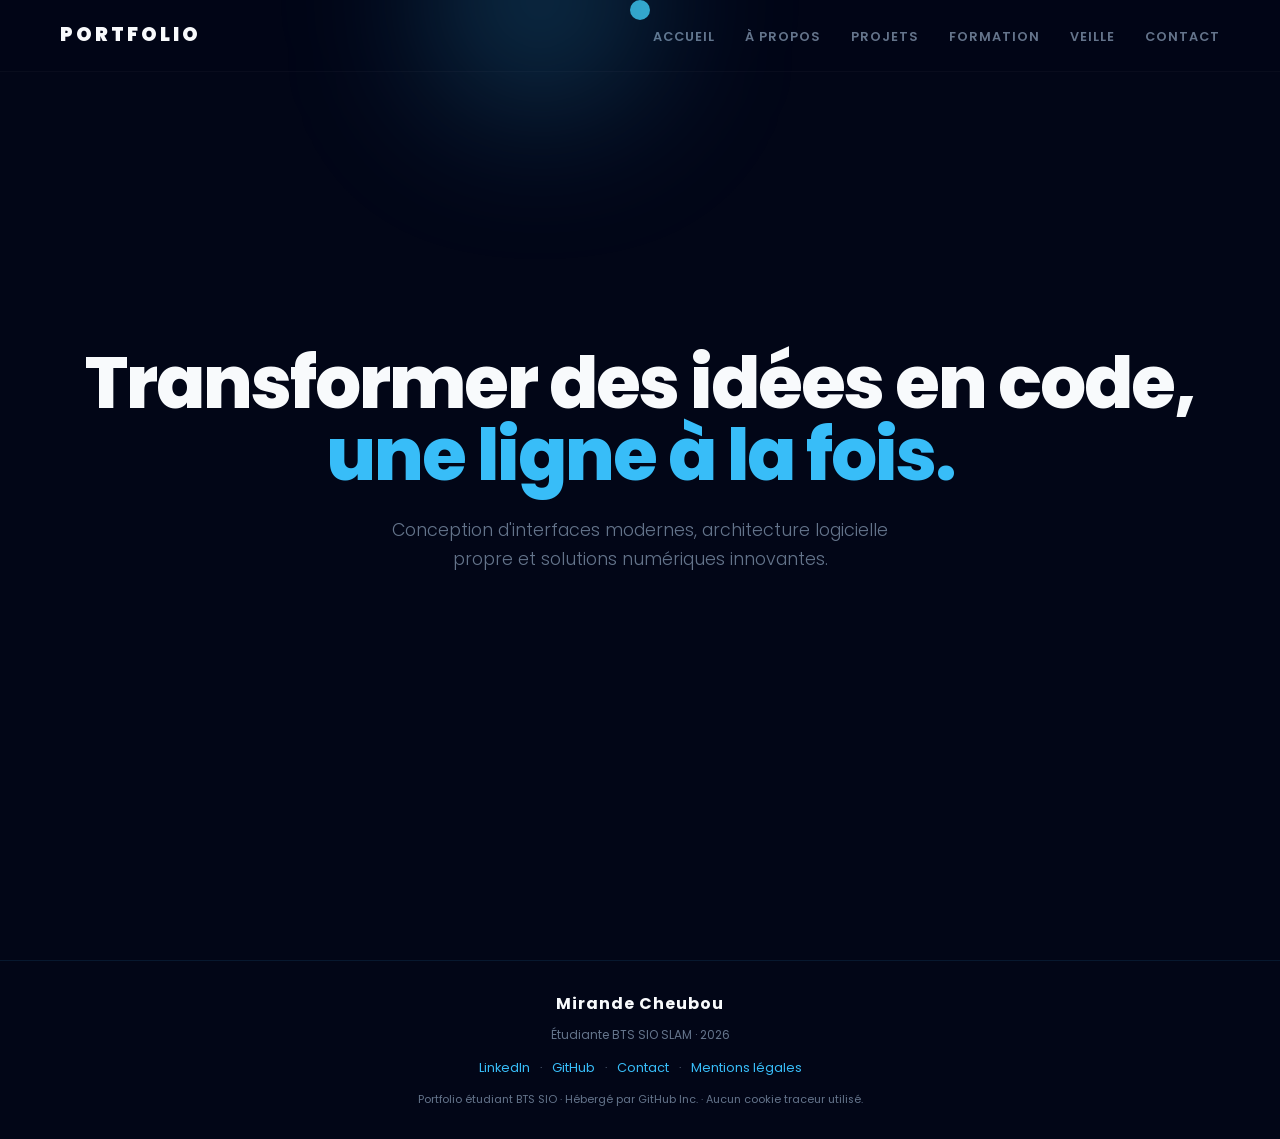
<file: index.html>
<!DOCTYPE html>
<html lang="fr">
<head>
    <meta charset="UTF-8">
    <meta name="viewport" content="width=device-width, initial-scale=1.0">
    <link rel="stylesheet" href="styles.css">
    <link rel="stylesheet" href="nav.css">
    
</head>


<body>

    <div id="cursor"></div>
    <div id="cursor-blur"></div>

   <header>
  <nav>
    <a href="index.html" class="logo">PORTFOLIO</a>

    <button class="burger" id="burger" aria-label="Menu">
      <span></span><span></span><span></span>
    </button>

    <ul class="nav-links" id="nav-links">
      <li><a href="accueil.html">Accueil</a></li>
      <li><a href="apropos.html">À Propos</a></li>
      <li><a href="projet.html">Projets</a></li>
      <li><a href="formation.html">Formation</a></li>
      <li><a href="veille.html">Veille</a></li>
      <li><a href="contact.html">Contact</a></li>
    </ul>
  </nav>
</header>

    <main class="hero">
        <h1 class="hero-title">
            Transformer des idées en code, <br>
            <span>une ligne à la fois.</span>
        </h1>
        <p class="hero-subtitle">
            Conception d'interfaces modernes, architecture logicielle propre et solutions numériques innovantes.
        </p>
        <!-- <div class="cta-container">
            <a href="projet.html" class="cta">Explorer mon travail</a>
        </div> -->
    </main>
    <footer>
  <div class="footer-content">
    <p class="footer-name">Mirande Cheubou</p>
    <p class="footer-sub">Étudiante BTS SIO SLAM · 2026</p>
    <div class="footer-links">
      <a href="https://www.linkedin.com/in/mirande-cheubou-1bb406363/" target="_blank">LinkedIn</a>
      <span>·</span>
      <a href="https://github.com/MirandeCheubou" target="_blank">GitHub</a>
      <span>·</span>
      <a href="contact.html">Contact</a>
      <span>·</span>
        <a href="mentions.html">Mentions légales</a>
    </div>
    <p class="legal-mention">
      Portfolio étudiant BTS SIO · Hébergé par GitHub Inc. · Aucun cookie traceur utilisé.
    </p>
  </div>
</footer>

       <script src="cursor.js" defer></script>

</body>
</html>
</file>
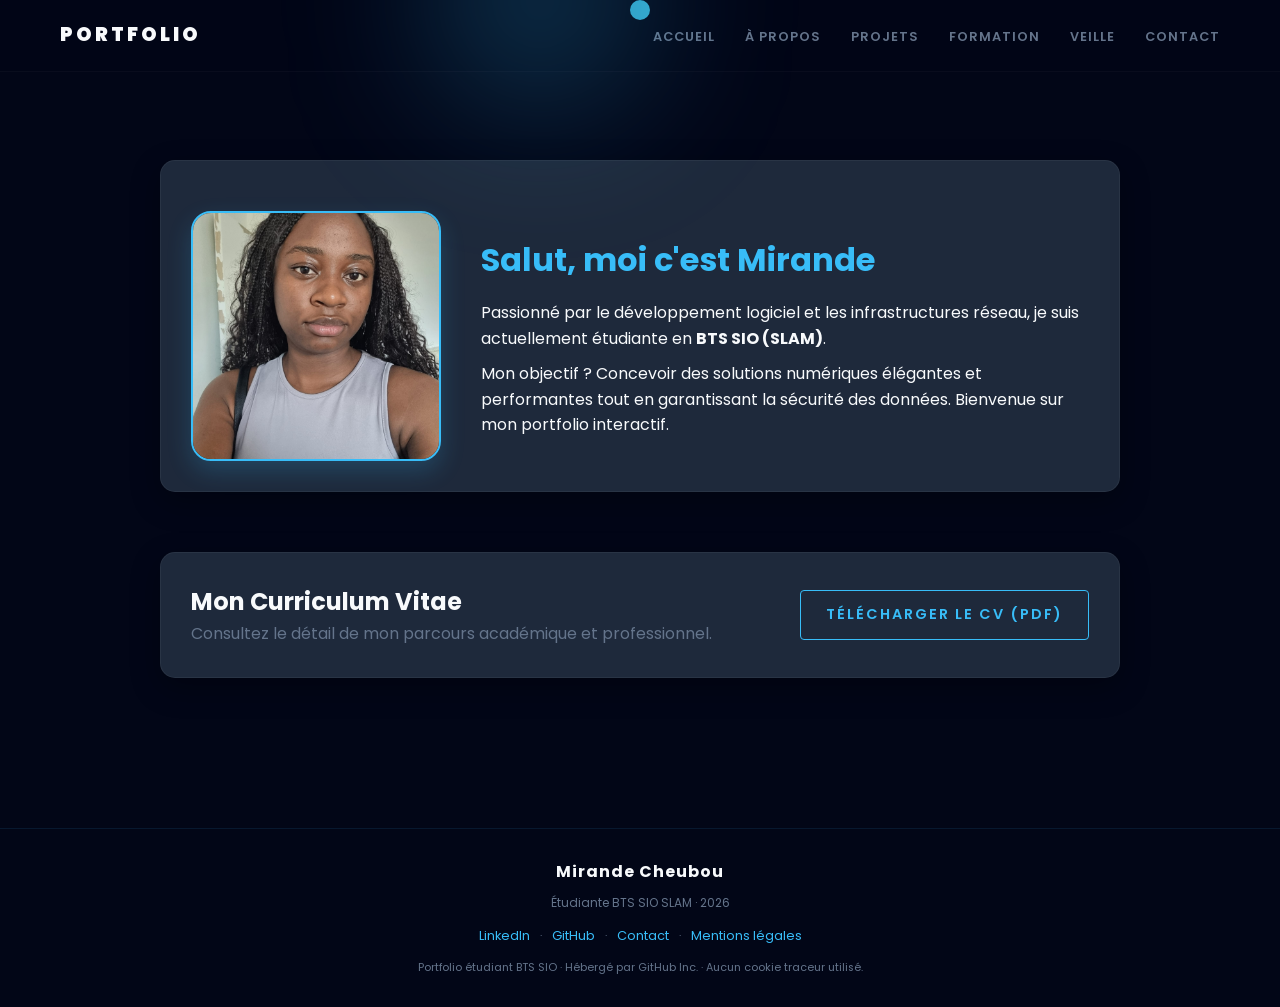
<file: accueil.html>
<!DOCTYPE html>
<html lang="fr">
<head>
    <meta charset="UTF-8">
    <meta name="viewport" content="width=device-width, initial-scale=1.0">
    <title> Presentation & CV</title>
    <link rel="stylesheet" href="styles.css">
    <link rel="stylesheet" href="nav.css">



</head>
<body>
    <div id="cursor"></div>
    <div id="cursor-blur"></div>
<header>
  <nav>
    <a href="index.html" class="logo">PORTFOLIO</a>

    <button class="burger" id="burger" aria-label="Menu">
      <span></span><span></span><span></span>
    </button>

    <ul class="nav-links" id="nav-links">
      <li><a href="accueil.html">Accueil</a></li>
      <li><a href="apropos.html">À Propos</a></li>
      <li><a href="projet.html">Projets</a></li>
      <li><a href="formation.html">Formation</a></li>
      <li><a href="veille.html">Veille</a></li>
      <li><a href="contact.html">Contact</a></li>
    </ul>
  </nav>
</header>

    <div class="content-wrapper">
        
        <section class="card" style="margin-top: 70px;">
            <div class="intro-container">
                <img src="ma-photo.jpeg" alt="Mirande Cheubou" class="profile-square">
                
                <div class="intro-text">
                    <h2>Salut, moi c'est Mirande </h2>
                    <p>Passionné par le développement logiciel et les infrastructures réseau, je suis actuellement étudiante en <strong>BTS SIO (SLAM)</strong>.</p>
                    <p style="margin-top: 10px;">
                        Mon objectif ? Concevoir des solutions numériques élégantes et performantes tout en garantissant la sécurité des données. Bienvenue sur mon portfolio interactif.
                    </p>
                </div>
            </div>
        </section>

        <section class="card" id="cv">
            <div style="display: flex; justify-content: space-between; align-items: center; flex-wrap: wrap; gap: 20px;">
                <div>
                    <h2>Mon Curriculum Vitae</h2>
                    <p style="color: var(--text-dim);">Consultez le détail de mon parcours académique et professionnel.</p>
                </div>
                <a href="Mirande_Cheubou_CV.pdf" target="_blank" rel="noopener noreferrer" class="cta" style="padding: 12px 25px; font-size: 0.9rem;">Télécharger le CV (PDF)</a>
            </div>
        </section>
    </div>
   
    <footer>
  <div class="footer-content">
    <p class="footer-name">Mirande Cheubou</p>
    <p class="footer-sub">Étudiante BTS SIO SLAM · 2026</p>
    <div class="footer-links">
      <a href="https://www.linkedin.com/in/mirande-cheubou-1bb406363/" target="_blank">LinkedIn</a>
      <span>·</span>
      <a href="https://github.com/MirandeCheubou" target="_blank">GitHub</a>
      <span>·</span>
      <a href="contact.html">Contact</a>
      <span>·</span>
        <a href="mentions.html">Mentions légales</a>
    </div>
    <p class="legal-mention">
      Portfolio étudiant BTS SIO · Hébergé par GitHub Inc. · Aucun cookie traceur utilisé.
    </p>
  </div>
</footer>
       <script src="cursor.js" defer></script>
</body>
</html>
</file>
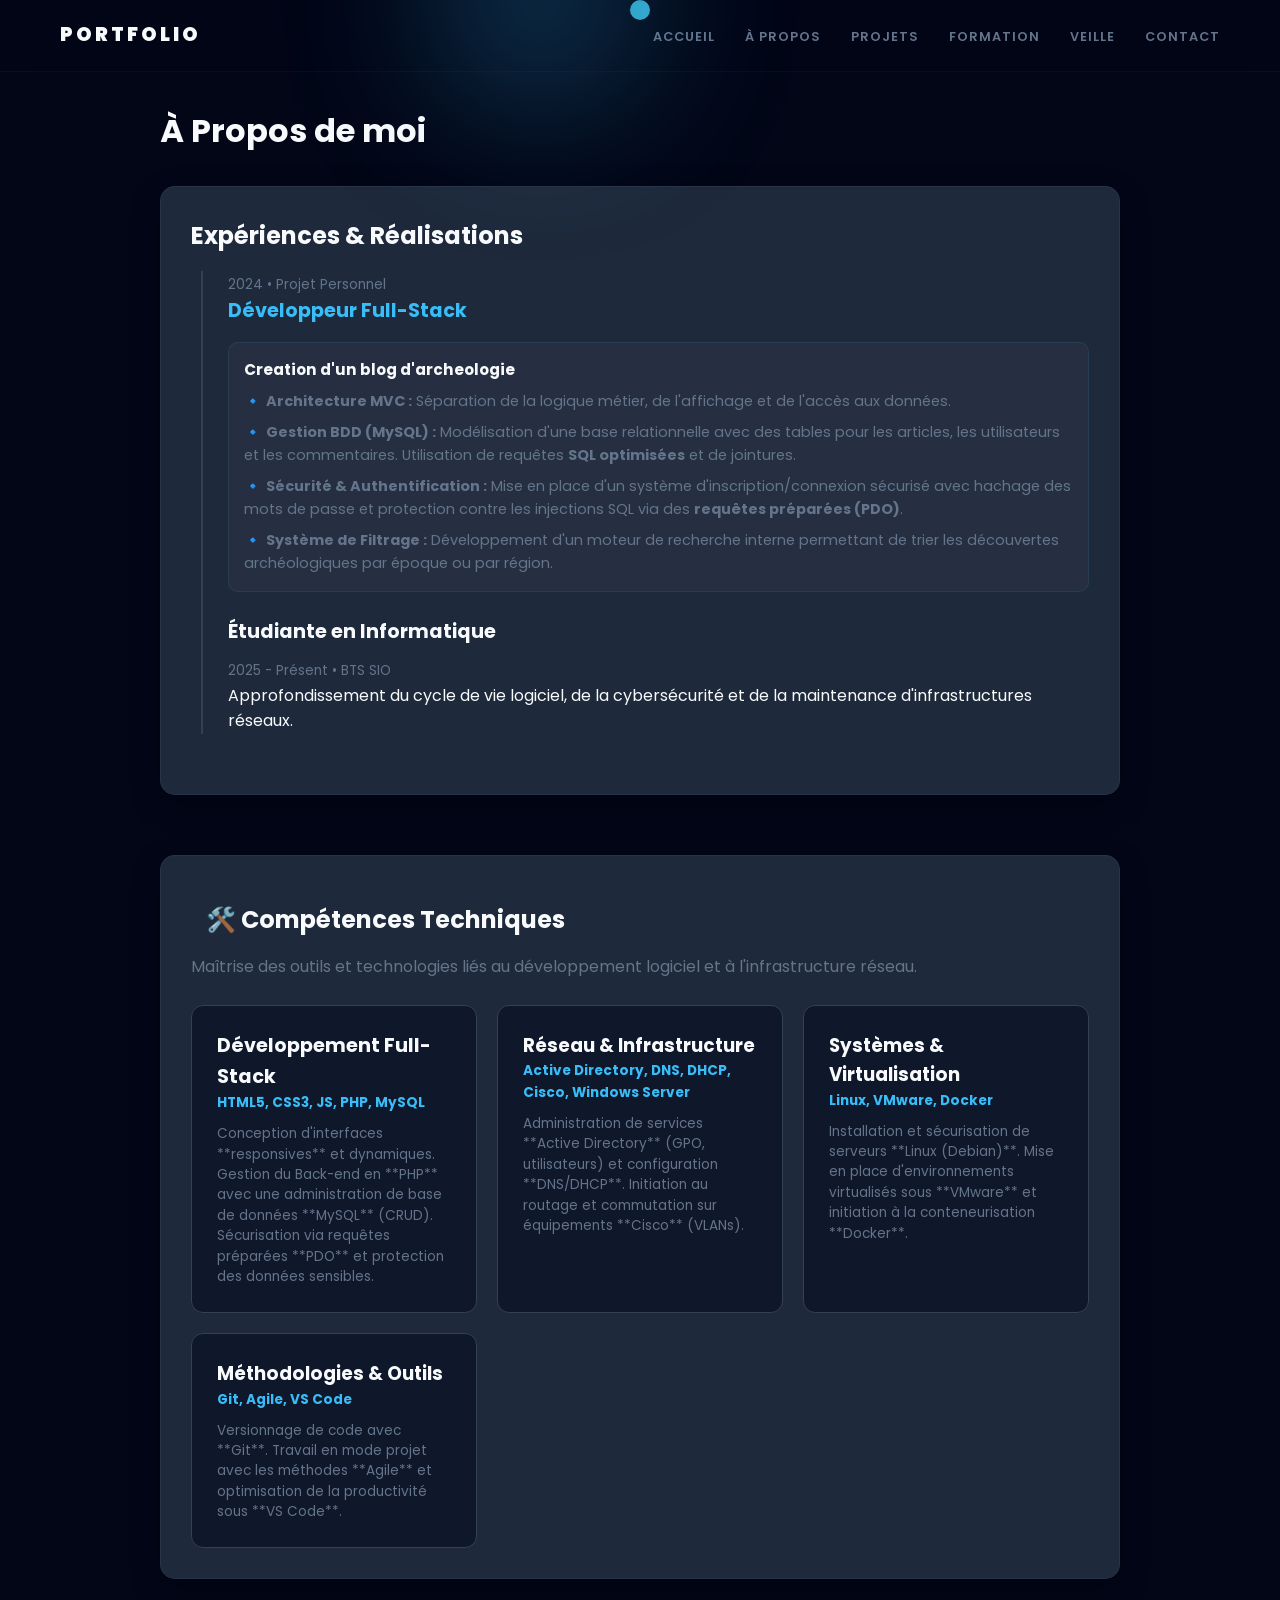
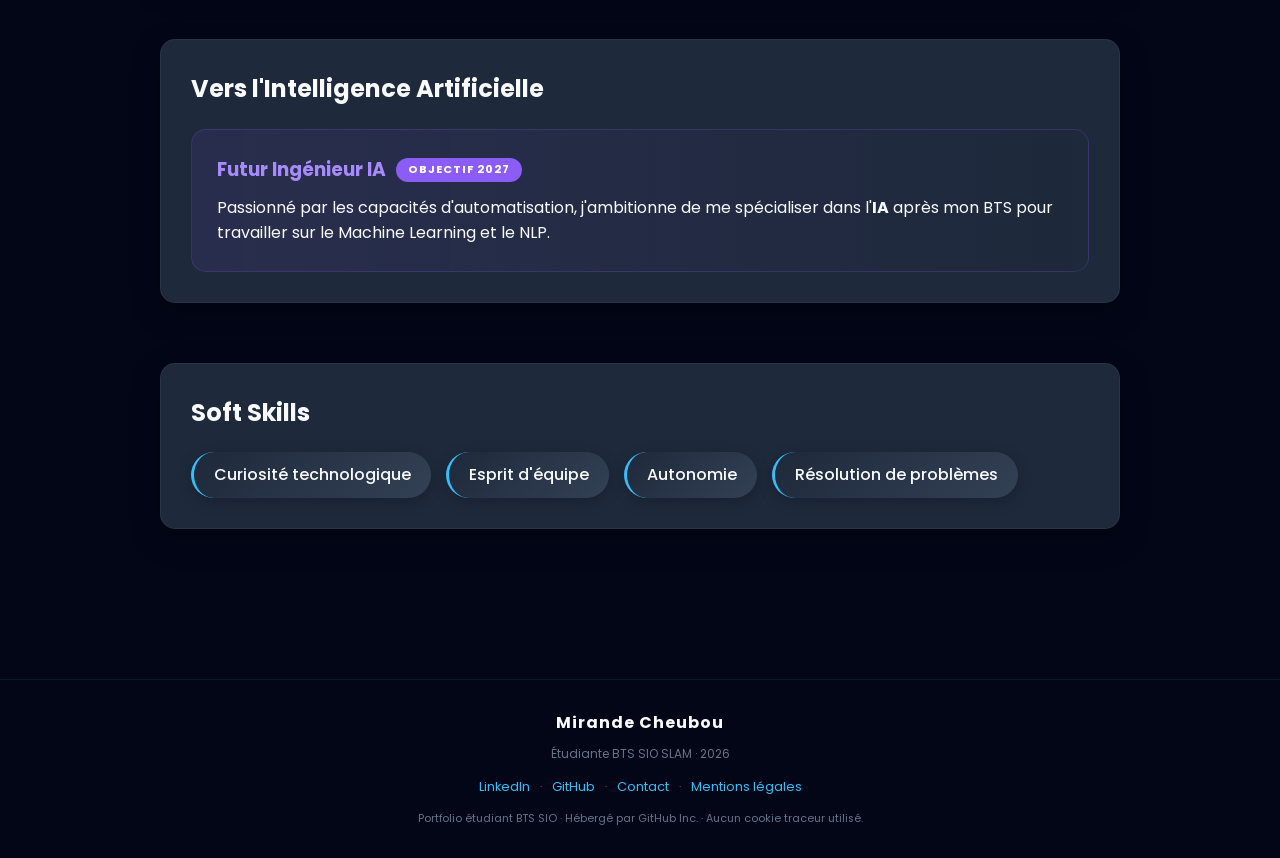
<file: apropos.html>
<!DOCTYPE html>
<html lang="fr">
<head>
    <meta charset="UTF-8">
    <meta name="viewport" content="width=device-width, initial-scale=1.0">
    <title>À Propos | Parcours & Compétences</title>
    <link rel="stylesheet" href="styles.css">
    <link rel="stylesheet" href="nav.css">

</head>
<body>
    <div id="cursor"></div>
    <div id="cursor-blur"></div>

    <header>
        <nav>
            <a href="index.html" class="logo">PORTFOLIO</a>
            <ul class="nav-links">
                <li><a href="accueil.html">Accueil</a></li>
                <li><a href="apropos.html">À Propos</a></li>
                <li><a href="projet.html">Projets</a></li>
                <li><a href="formation.html">Formation</a></li>
                <li><a href="veille.html">Veille</a></li>
                <li><a href="contact.html">Contact</a></li>
            </ul>
        </nav>
    </header>

    <div class="content-wrapper">
        <h1 style="margin-top: 15px;">À Propos de moi</h1>

        <section class="card">
            <h2 style="margin-bottom: 15px;">Expériences & Réalisations</h2>
            <div style="border-left: 2px solid #334155; padding-left: 25px; margin-left: 10px;">
                <div class="exp-item" style="margin-bottom: 25px;">
                    <span style="font-size: 0.85rem; color: var(--text-dim);">2024 • Projet Personnel</span>
                    <h3 style="color: var(--accent);">Développeur Full-Stack </h3>
                    <div style="margin-top: 15px; background: rgba(255,255,255,0.03); padding: 15px; border-radius: 10px; border: 1px solid rgba(56, 189, 248, 0.1);">
                        <h4 style="color: var(--text); margin-bottom: 8px; font-size: 0.95rem;">Creation d'un blog d'archeologie</h4>
                        <ul style="list-style: none; font-size: 0.9rem; color: var(--text-dim);">
                            <li style="margin-bottom: 8px;">🔹 <strong>Architecture MVC :</strong> Séparation de la logique métier, de l'affichage et de l'accès aux données.</li>
                            <li style="margin-bottom: 8px;">🔹 <strong>Gestion BDD (MySQL) :</strong> Modélisation d'une base relationnelle avec des tables pour les articles, les utilisateurs et les commentaires. Utilisation de requêtes <strong>SQL optimisées</strong> et de jointures.</li>
                            <li style="margin-bottom: 8px;">🔹 <strong>Sécurité & Authentification :</strong> Mise en place d'un système d'inscription/connexion sécurisé avec hachage des mots de passe et protection contre les injections SQL via des <strong>requêtes préparées (PDO)</strong>.</li>
                            <li>🔹 <strong>Système de Filtrage :</strong> Développement d'un moteur de recherche interne permettant de trier les découvertes archéologiques par époque ou par région.</li>
                        </ul>
                    </div>
                </div>
                <div class="exp-item">
                    
                    <h3 style="color: var(--text); margin-bottom: 10px; margin-top: 10px;">Étudiante en Informatique</h3>
                    <span style="font-size: 0.85rem; color: var(--text-dim);">2025 - Présent • BTS SIO</span>
                    <p>Approfondissement du cycle de vie logiciel, de la cybersécurité et de la maintenance d'infrastructures réseaux.</p>
                </div>
            </div>
        </section>

        <section class="card">
            <h2 style="margin:15px;">🛠️ Compétences Techniques</h2>
            <p style="color: var(--text-dim); margin-bottom: 25px;">Maîtrise des outils et technologies liés au développement logiciel et à l'infrastructure réseau.</p>
            
            <div class="grid" style="display: grid; grid-template-columns: repeat(auto-fit, minmax(280px, 1fr)); gap: 20px;">
                
                <div class="skill-card" style="display: flex; flex-direction: column; justify-content: space-between;">
                    <div>
                        <h3 style="font-size: 1.2rem; color: var(--text);">Développement Full-Stack</h3>
                        <p style="color: var(--accent); font-weight: bold; margin-bottom: 10px; font-size: 0.85rem;">HTML5, CSS3, JS, PHP, MySQL</p>
                        <div style="font-size: 0.85rem; color: var(--text-dim); line-height: 1.5;">
                            Conception d'interfaces **responsives** et dynamiques. Gestion du Back-end en **PHP** avec une administration de base de données **MySQL** (CRUD). Sécurisation via requêtes préparées **PDO** et protection des données sensibles.
                        </div>
                    </div>
                </div>

                <div class="skill-card" style="display: flex; flex-direction: column; justify-content: space-between;">
                    <div>
                        <h3>Réseau & Infrastructure</h3>
                        <p style="color: var(--accent); font-weight: bold; margin-bottom: 10px; font-size: 0.85rem;">Active Directory, DNS, DHCP, Cisco, Windows Server</p>
                        <div style="font-size: 0.85rem; color: var(--text-dim); line-height: 1.5;">
                            Administration de services **Active Directory** (GPO, utilisateurs) et configuration **DNS/DHCP**. Initiation au routage et commutation sur équipements **Cisco** (VLANs).
                        </div>
                    </div>
                </div>

                <div class="skill-card" style="display: flex; flex-direction: column; justify-content: space-between;">
                    <div>
                        <h3>Systèmes & Virtualisation</h3>
                        <p style="color: var(--accent); font-weight: bold; margin-bottom: 10px; font-size: 0.85rem;">Linux, VMware, Docker</p>
                        <div style="font-size: 0.85rem; color: var(--text-dim); line-height: 1.5;">
                            Installation et sécurisation de serveurs **Linux (Debian)**. Mise en place d'environnements virtualisés sous **VMware** et initiation à la conteneurisation **Docker**.
                        </div>
                    </div>
                </div>

                <div class="skill-card" style="display: flex; flex-direction: column; justify-content: space-between;">
                    <div>
                        <h3>Méthodologies & Outils</h3>
                        <p style="color: var(--accent); font-weight: bold; margin-bottom: 10px; font-size: 0.85rem;">Git, Agile, VS Code</p>
                        <div style="font-size: 0.85rem; color: var(--text-dim); line-height: 1.5;">
                            Versionnage de code avec **Git**. Travail en mode projet avec les méthodes **Agile** et optimisation de la productivité sous **VS Code**.
                        </div>
                    </div>
                </div>

            </div>
        </section>
        
        <section class="card">
            <h2> Vers l'Intelligence Artificielle</h2>
            <div class="ia-focus">
                <h3> Futur Ingénieur IA <span class="tag-ia">Objectif 2027</span></h3>
                <p>Passionné par les capacités d'automatisation, j'ambitionne de me spécialiser dans l'<strong>IA</strong> après mon BTS pour travailler sur le Machine Learning et le NLP.</p>
            </div>
        </section>

        <section class="card">
            <h2> Soft Skills</h2>
            <div class="soft-skills-container">
                <div class="soft-skill-tag">Curiosité technologique</div>
                <div class="soft-skill-tag">Esprit d'équipe</div>
                <div class="soft-skill-tag">Autonomie</div>
                <div class="soft-skill-tag">Résolution de problèmes</div>
            </div>
        </section>
    </div>

    <footer>
  <div class="footer-content">
    <p class="footer-name">Mirande Cheubou</p>
    <p class="footer-sub">Étudiante BTS SIO SLAM · 2026</p>
    <div class="footer-links">
      <a href="https://www.linkedin.com/in/mirande-cheubou-1bb406363/" target="_blank">LinkedIn</a>
      <span>·</span>
      <a href="https://github.com/MirandeCheubou" target="_blank">GitHub</a>
      <span>·</span>
      <a href="contact.html">Contact</a>
      <span>·</span>
        <a href="mentions.html">Mentions légales</a>
    </div>
    <p class="legal-mention">
      Portfolio étudiant BTS SIO · Hébergé par GitHub Inc. · Aucun cookie traceur utilisé.
    </p>
  </div>
</footer>
    <script>
        function toggleDetails(btn) {
            const details = btn.nextElementSibling;
            if (details.style.display === "block") {
                details.style.display = "none";
                btn.innerText = "Voir détails";
            } else {
                details.style.display = "block";
                btn.innerText = "Fermer";
            }
        }
    </script>
       <script src="cursor.js" defer></script>

</body>
</html>
</file>
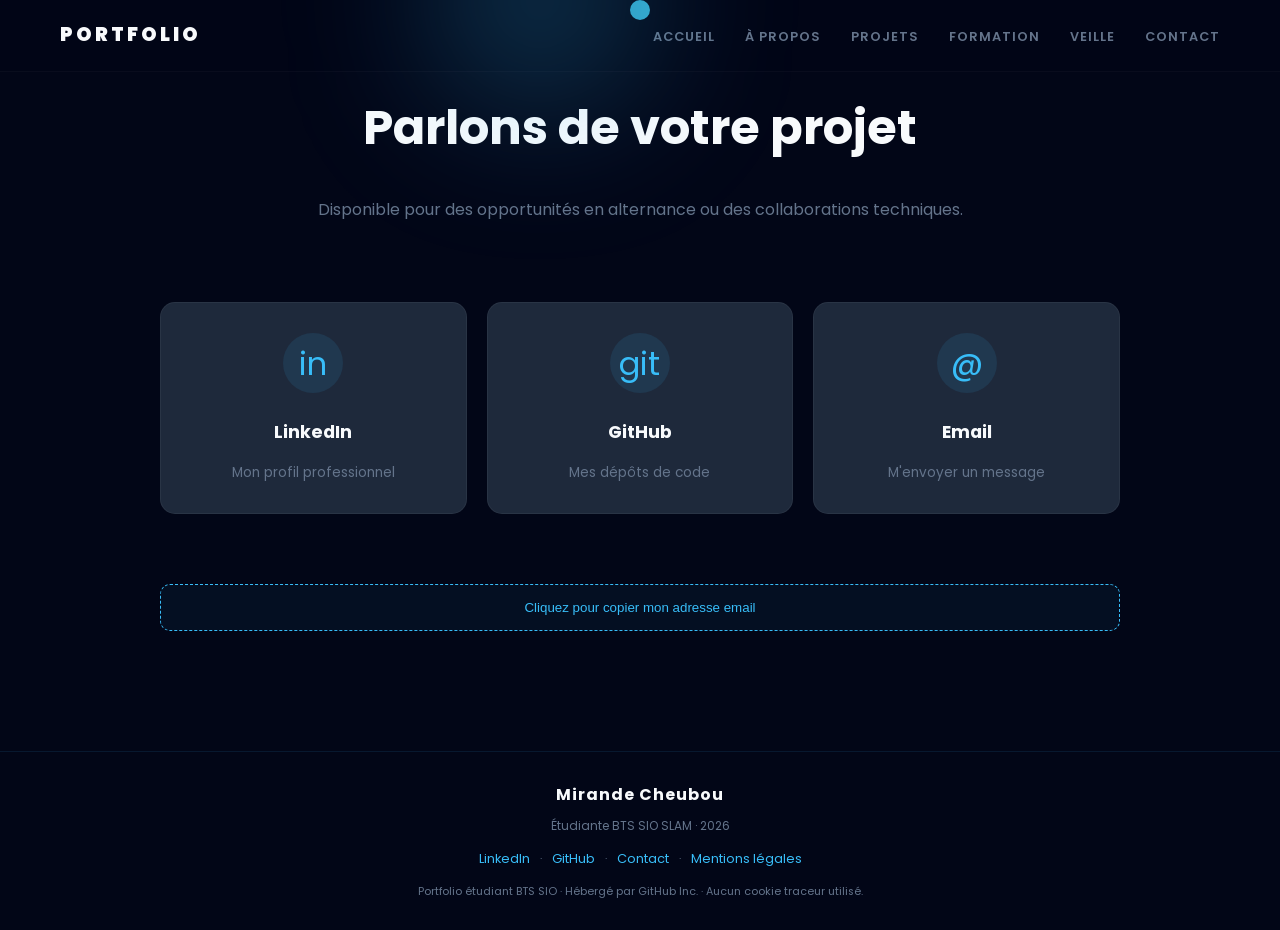
<file: contact.html>
<!DOCTYPE html>
<html lang="fr">
<head>
    <meta charset="UTF-8">
    <meta name="viewport" content="width=device-width, initial-scale=1.0">
    <title>Contact | Me Joindre</title>
   <link rel="stylesheet" href="styles.css">
    <link rel="stylesheet" href="nav.css">

</head>
<body>
    <div id="cursor"></div>
    <div id="cursor-blur"></div>

    <header>
  <nav>
    <a href="index.html" class="logo">PORTFOLIO</a>

    <button class="burger" id="burger" aria-label="Menu">
      <span></span><span></span><span></span>
    </button>

    <ul class="nav-links" id="nav-links">
      <li><a href="accueil.html">Accueil</a></li>
      <li><a href="apropos.html">À Propos</a></li>
      <li><a href="projet.html">Projets</a></li>
      <li><a href="formation.html">Formation</a></li>
      <li><a href="veille.html">Veille</a></li>
      <li><a href="contact.html">Contact</a></li>
    </ul>
  </nav>
</header>

    <div class="content-wrapper" style="text-align: center;">
        
        <h1 style="font-size: 3rem;">Parlons de votre projet</h1>
        <p style="color: var(--text-dim); margin-bottom: 20px;">Disponible pour des opportunités en alternance ou des collaborations techniques.</p>
         
        <div class="contact-grid">
            <a href="https://www.linkedin.com/in/mirande-cheubou-1bb406363/" target="_blank" class="contact-card">
                <div class="contact-icon">in</div>
                <h3>LinkedIn</h3>
                <p>Mon profil professionnel</p>
            </a>

            <a href="https://github.com/MirandeCheubou" target="_blank" class="contact-card">
                <div class="contact-icon">git</div>
                <h3>GitHub</h3>
                <p>Mes dépôts de code</p>
            </a>

            <a href="mailto:mirandepascale04@gmail.com" class="contact-card">
                <div class="contact-icon">@</div>
                <h3>Email</h3>
                <p>M'envoyer un message</p>
            </a>
        </div>

        <button class="copy-mail-btn" onclick="copyEmail()">
            Cliquez pour copier mon adresse email
        </button>
        <p id="copy-status" style="margin-top: 10px; font-size: 0.8rem; color: #22c55e; display: none;">Copié dans le presse-papier !</p>
    </div>

    <footer>
  <div class="footer-content">
    <p class="footer-name">Mirande Cheubou</p>
    <p class="footer-sub">Étudiante BTS SIO SLAM · 2026</p>
    <div class="footer-links">
      <a href="https://www.linkedin.com/in/mirande-cheubou-1bb406363/" target="_blank">LinkedIn</a>
      <span>·</span>
      <a href="https://github.com/MirandeCheubou" target="_blank">GitHub</a>
      <span>·</span>
      <a href="contact.html">Contact</a>
      <span>·</span>
        <a href="mentions.html">Mentions légales</a>
    </div>
    <p class="legal-mention">
      Portfolio étudiant BTS SIO · Hébergé par GitHub Inc. · Aucun cookie traceur utilisé.
    </p>
  </div>
</footer>
    <script>
        function copyEmail() {
            const email = "mirandepascale04@gmail.com"; 
            navigator.clipboard.writeText(email);
            const status = document.getElementById('copy-status');
            status.style.display = "block";
            setTimeout(() => { status.style.display = "none"; }, 2000);
        }
        </script>
       <script src="cursor.js" defer></script>

</body>
</html>
</file>
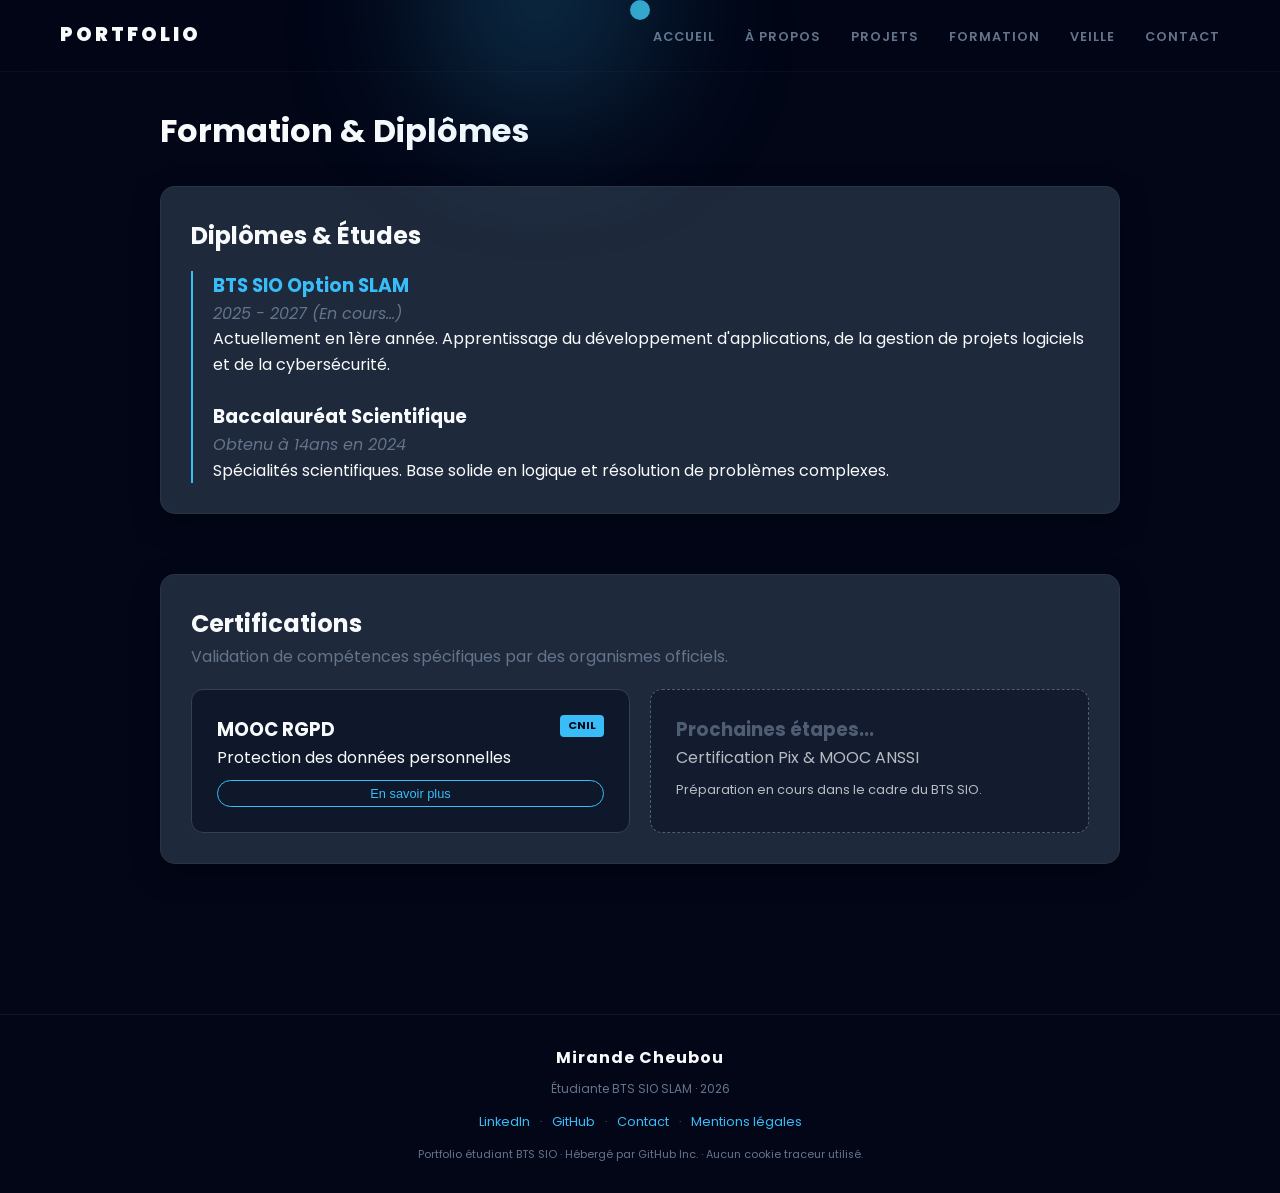
<file: formation.html>
<!DOCTYPE html>
<html lang="fr">
<head>
    <meta charset="UTF-8">
    <meta name="viewport" content="width=device-width, initial-scale=1.0">
    <title>Formation | Mes Diplômes</title>
    <link rel="stylesheet" href="styles.css">
    <link rel="stylesheet" href="nav.css">
</head>
<body>
    <div id="cursor"></div>
    <div id="cursor-blur"></div>

    <header>
  <nav>
    <a href="index.html" class="logo">PORTFOLIO</a>

    <button class="burger" id="burger" aria-label="Menu">
      <span></span><span></span><span></span>
    </button>

    <ul class="nav-links" id="nav-links">
      <li><a href="accueil.html">Accueil</a></li>
      <li><a href="apropos.html">À Propos</a></li>
      <li><a href="projet.html">Projets</a></li>
      <li><a href="formation.html">Formation</a></li>
      <li><a href="veille.html">Veille</a></li>
      <li><a href="contact.html">Contact</a></li>
    </ul>
  </nav>
</header>

    <div class="content-wrapper">
        <h1 style="margin-top: 15px;">Formation & Diplômes</h1>

        <section class="card">
            <h2 style="margin-bottom: 15px;"> Diplômes & Études</h2>
            <div class="tree-node" style="border-left: 2px solid var(--accent); padding-left: 20px;">
                <div style="margin-bottom: 25px;">
                    <h3 style="color: var(--accent);">BTS SIO Option SLAM</h3>
                    <p style="font-style: italic; color: var(--text-dim);">2025 - 2027 (En cours...)</p>
                    <p>Actuellement en 1ère année. Apprentissage du développement d'applications, de la gestion de projets logiciels et de la cybersécurité.</p>
                </div>
                
                <div>
                    <h3 style="color: var(--text);">Baccalauréat Scientifique</h3>
                    <p style="font-style: italic; color: var(--text-dim);">Obtenu à 14ans en 2024</p>
                    <p>Spécialités scientifiques. Base solide en logique et résolution de problèmes complexes.</p>
                </div>
            </div>
        </section>

        <section class="card">
            <h2>Certifications</h2>
            <p style="margin-bottom: 20px; color: var(--text-dim);">Validation de compétences spécifiques par des organismes officiels.</p>
            
            <div class="grid">
                <div class="skill-card">
                    <div style="display: flex; justify-content: space-between; align-items: start;">
                        <h3>MOOC RGPD</h3>
                        <span style="background: var(--accent); color: var(--bg); padding: 2px 8px; border-radius: 4px; font-size: 0.7rem; font-weight: bold;">CNIL</span>
                    </div>
                    <p>Protection des données personnelles</p>
                    <button class="btn-details" onclick="toggleDetails(this)">En savoir plus</button>
                    <div class="skill-details">
                        <p>Formation suivie auprès de la <strong>CNIL</strong>. Cette certification atteste de ma compréhension des enjeux du Règlement Général sur la Protection des Données :</p>
                        <ul style="margin-left: 15px; margin-top: 10px; font-size: 0.85rem;">
                            <li>Les principes fondamentaux du RGPD.</li>
                            <li>Les responsabilités du développeur dans la collecte de données.</li>
                            <li>La sécurité et le respect de la vie privée des utilisateurs.</li>
                        </ul>
                        <p style="margin-top:10px; font-style: italic;">Note : C'est actuellement ma certification principale, d'autres sont en préparation (Pix, ANSSI).</p>
                    </div>
                </div>

                <div class="skill-card" style="border: 1px dashed var(--text-dim); opacity: 0.7;">
                    <h3 style="color: var(--text-dim);">Prochaines étapes...</h3>
                    <p>Certification Pix & MOOC ANSSI</p>
                    <p style="font-size: 0.8rem; margin-top: 10px;">Préparation en cours dans le cadre du BTS SIO.</p>
                </div>
            </div>
        </section>
    </div>
    <footer>
  <div class="footer-content">
    <p class="footer-name">Mirande Cheubou</p>
    <p class="footer-sub">Étudiante BTS SIO SLAM · 2026</p>
    <div class="footer-links">
      <a href="https://www.linkedin.com/in/mirande-cheubou-1bb406363/" target="_blank">LinkedIn</a>
      <span>·</span>
      <a href="https://github.com/MirandeCheubou" target="_blank">GitHub</a>
      <span>·</span>
      <a href="contact.html">Contact</a>
      <span>·</span>
        <a href="mentions.html">Mentions légales</a>
    </div>
    <p class="legal-mention">
      Portfolio étudiant BTS SIO · Hébergé par GitHub Inc. · Aucun cookie traceur utilisé.
    </p>
  </div>
</footer>

    <script>
        function toggleDetails(btn) {
            const details = btn.nextElementSibling;
            if (details.style.display === "block") {
                details.style.display = "none";
                btn.innerText = "En savoir plus";
            } else {
                details.style.display = "block";
                btn.innerText = "Fermer";
            }
        }
        </script>
       <script src="cursor.js" defer></script>

</body>
</html>
</file>
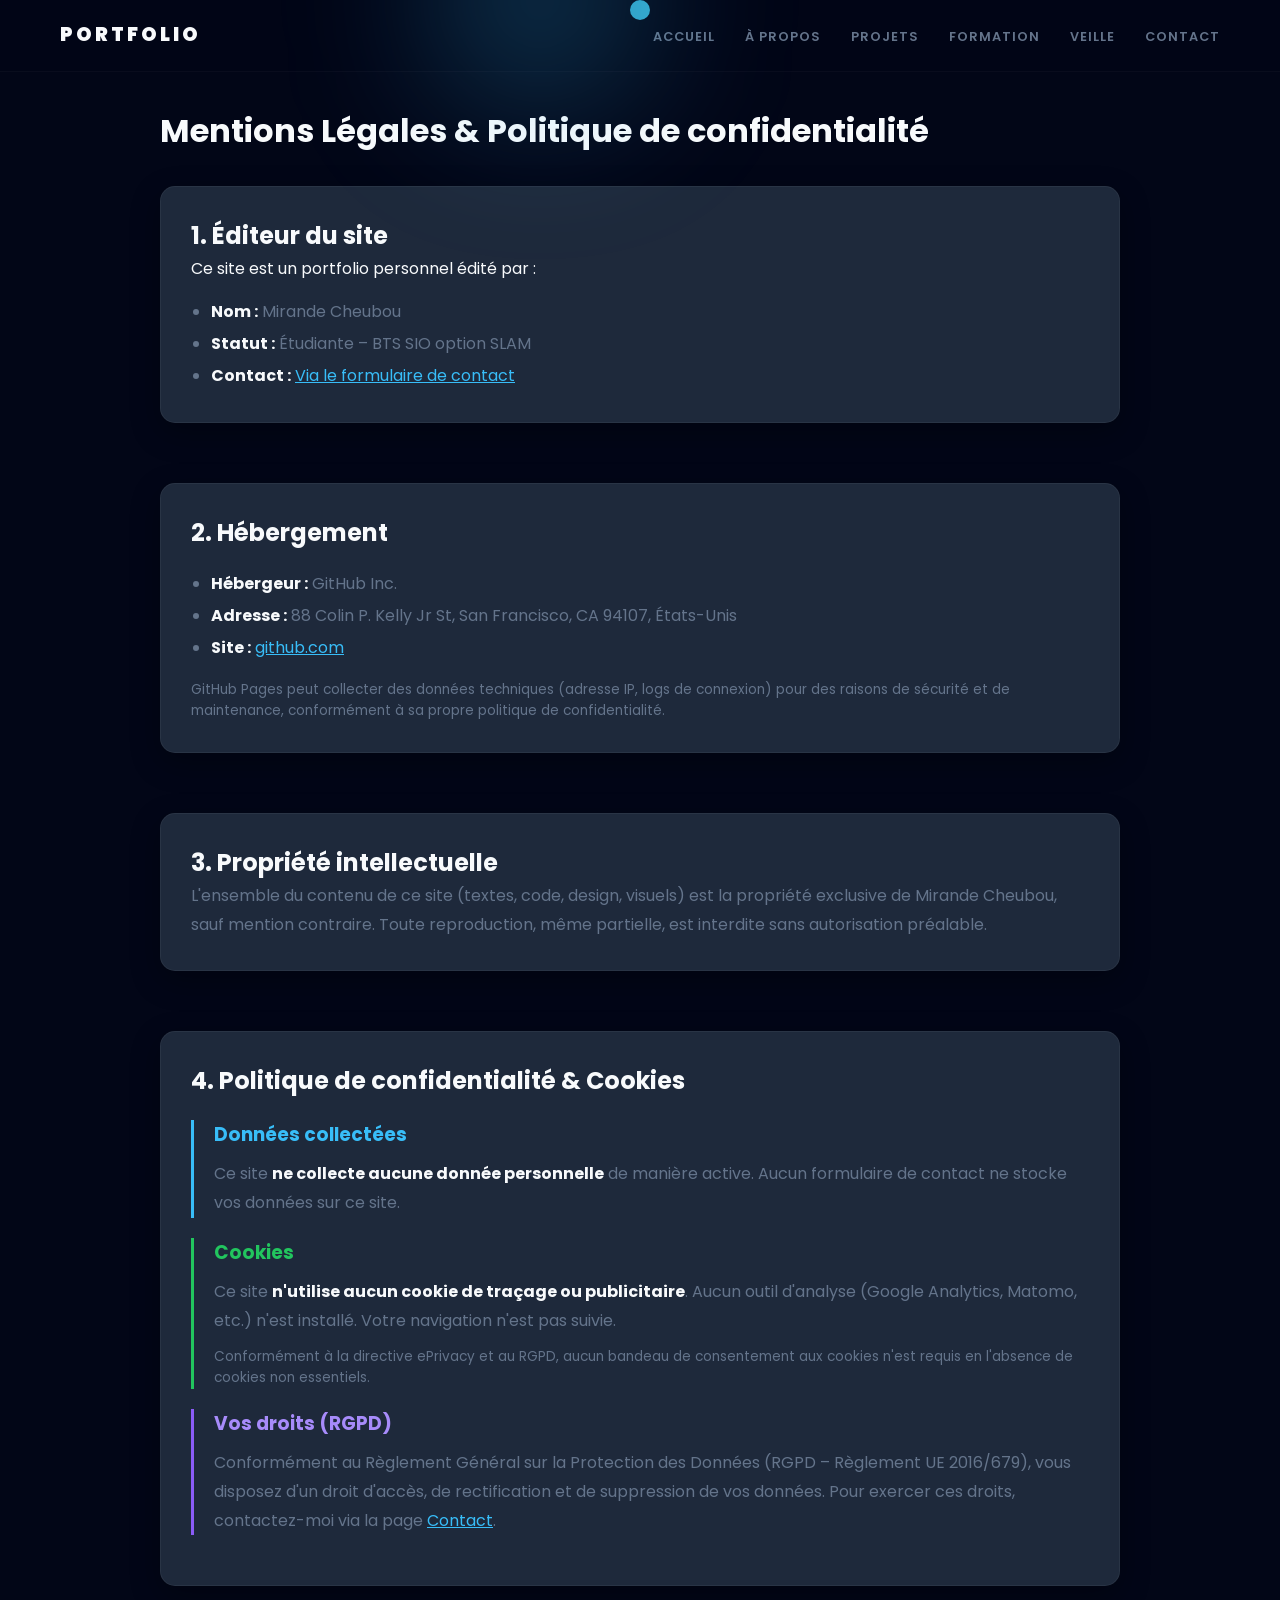
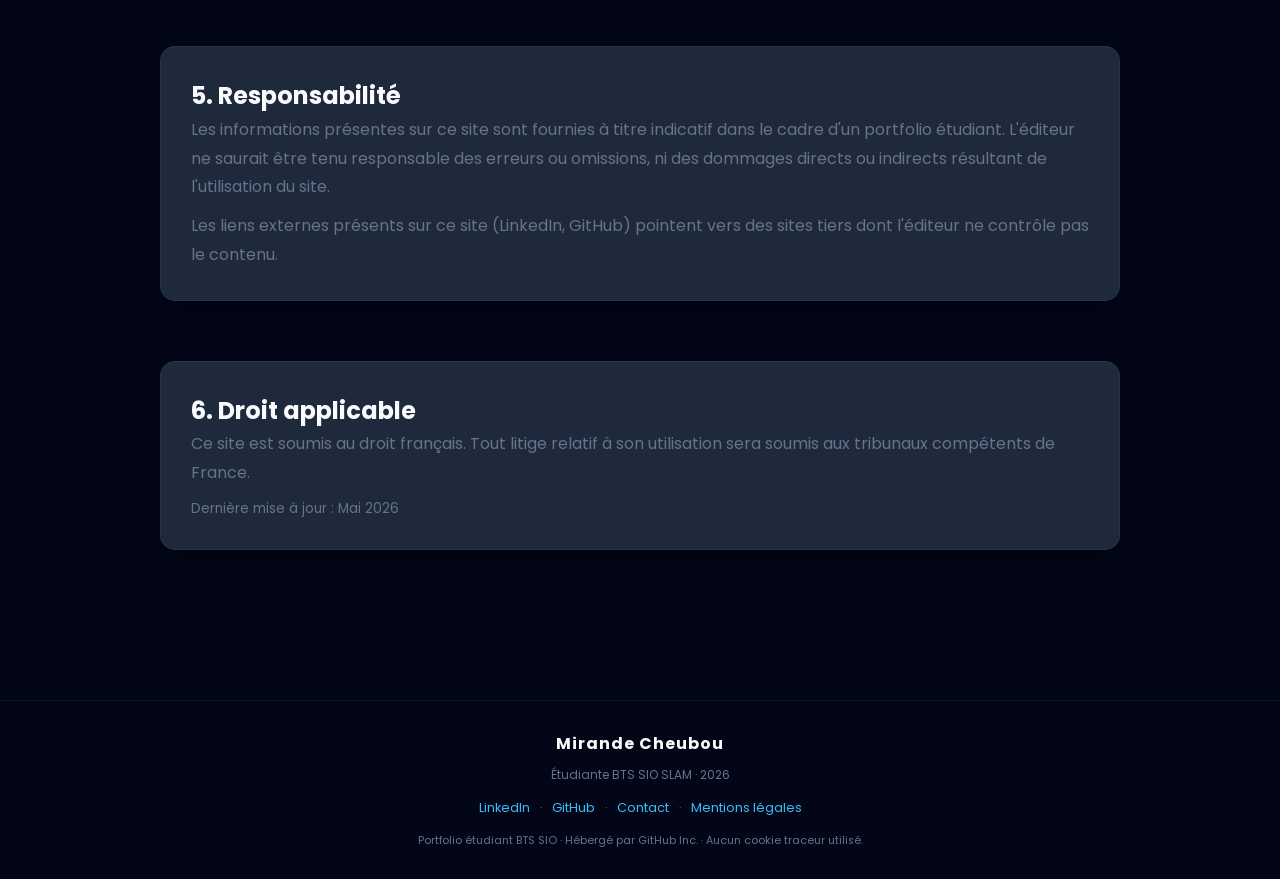
<file: mentions.html>
<!DOCTYPE html>
<html lang="fr">
<head>
    <meta charset="UTF-8">
    <meta name="viewport" content="width=device-width, initial-scale=1.0">
    <title>Mentions Légales | Portfolio</title>
    <link rel="stylesheet" href="styles.css">
    <link rel="stylesheet" href="nav.css">
</head>
<body>
    <div id="cursor"></div>
    <div id="cursor-blur"></div>

    <header>
      <nav>
        <a href="index.html" class="logo">PORTFOLIO</a>
        <button class="burger" id="burger" aria-label="Menu">
          <span></span><span></span><span></span>
        </button>
        <ul class="nav-links" id="nav-links">
          <li><a href="accueil.html">Accueil</a></li>
          <li><a href="apropos.html">À Propos</a></li>
          <li><a href="projet.html">Projets</a></li>
          <li><a href="formation.html">Formation</a></li>
          <li><a href="veille.html">Veille</a></li>
          <li><a href="contact.html">Contact</a></li>
        </ul>
      </nav>
    </header>

    <div class="content-wrapper">
        <h1 style="margin-top: 15px;">Mentions Légales & Politique de confidentialité</h1>

        <section class="card">
            <h2>1. Éditeur du site</h2>
            <p>Ce site est un portfolio personnel édité par :</p>
            <ul style="margin: 15px 0 0 20px; color: var(--text-dim); line-height: 2;">
                <li><strong style="color:var(--text)">Nom :</strong> Mirande Cheubou</li>
                <li><strong style="color:var(--text)">Statut :</strong> Étudiante – BTS SIO option SLAM</li>
                <li><strong style="color:var(--text)">Contact :</strong> <a href="contact.html" style="color:var(--accent)">Via le formulaire de contact</a></li>
            </ul>
        </section>

        <section class="card">
            <h2>2. Hébergement</h2>
            <ul style="margin: 15px 0 0 20px; color: var(--text-dim); line-height: 2;">
                <li><strong style="color:var(--text)">Hébergeur :</strong> GitHub Inc.</li>
                <li><strong style="color:var(--text)">Adresse :</strong> 88 Colin P. Kelly Jr St, San Francisco, CA 94107, États-Unis</li>
                <li><strong style="color:var(--text)">Site :</strong> <a href="https://github.com" target="_blank" style="color:var(--accent)">github.com</a></li>
            </ul>
            <p style="margin-top:15px; color:var(--text-dim); font-size:0.85rem;">
                GitHub Pages peut collecter des données techniques (adresse IP, logs de connexion) pour des raisons de sécurité et de maintenance, conformément à sa propre politique de confidentialité.
            </p>
        </section>

        <section class="card">
            <h2>3. Propriété intellectuelle</h2>
            <p style="color:var(--text-dim); line-height:1.8;">
                L'ensemble du contenu de ce site (textes, code, design, visuels) est la propriété exclusive de Mirande Cheubou, sauf mention contraire. Toute reproduction, même partielle, est interdite sans autorisation préalable.
            </p>
        </section>

        <section class="card">
            <h2>4. Politique de confidentialité & Cookies</h2>

            <div style="border-left: 3px solid var(--accent); padding-left: 20px; margin: 20px 0;">
                <h3 style="color:var(--accent); margin-bottom:10px;">Données collectées</h3>
                <p style="color:var(--text-dim); line-height:1.8;">
                    Ce site <strong style="color:var(--text)">ne collecte aucune donnée personnelle</strong> de manière active. Aucun formulaire de contact ne stocke vos données sur ce site.
                </p>
            </div>

            <div style="border-left: 3px solid #22c55e; padding-left: 20px; margin: 20px 0;">
                <h3 style="color:#22c55e; margin-bottom:10px;">Cookies</h3>
                <p style="color:var(--text-dim); line-height:1.8;">
                    Ce site <strong style="color:var(--text)">n'utilise aucun cookie de traçage ou publicitaire</strong>. Aucun outil d'analyse (Google Analytics, Matomo, etc.) n'est installé. Votre navigation n'est pas suivie.
                </p>
                <p style="margin-top:10px; color:var(--text-dim); font-size:0.85rem;">
                    Conformément à la directive ePrivacy et au RGPD, aucun bandeau de consentement aux cookies n'est requis en l'absence de cookies non essentiels.
                </p>
            </div>

            <div style="border-left: 3px solid #8b5cf6; padding-left: 20px; margin: 20px 0;">
                <h3 style="color:#a78bfa; margin-bottom:10px;">Vos droits (RGPD)</h3>
                <p style="color:var(--text-dim); line-height:1.8;">
                    Conformément au Règlement Général sur la Protection des Données (RGPD – Règlement UE 2016/679), vous disposez d'un droit d'accès, de rectification et de suppression de vos données. Pour exercer ces droits, contactez-moi via la page <a href="contact.html" style="color:var(--accent)">Contact</a>.
                </p>
            </div>
        </section>

        <section class="card">
            <h2>5. Responsabilité</h2>
            <p style="color:var(--text-dim); line-height:1.8;">
                Les informations présentes sur ce site sont fournies à titre indicatif dans le cadre d'un portfolio étudiant. L'éditeur ne saurait être tenu responsable des erreurs ou omissions, ni des dommages directs ou indirects résultant de l'utilisation du site.
            </p>
            <p style="margin-top:10px; color:var(--text-dim); line-height:1.8;">
                Les liens externes présents sur ce site (LinkedIn, GitHub) pointent vers des sites tiers dont l'éditeur ne contrôle pas le contenu.
            </p>
        </section>

        <section class="card">
            <h2>6. Droit applicable</h2>
            <p style="color:var(--text-dim); line-height:1.8;">
                Ce site est soumis au droit français. Tout litige relatif à son utilisation sera soumis aux tribunaux compétents de France.
            </p>
            <p style="margin-top:10px; color:var(--text-dim); font-size:0.85rem;">
                Dernière mise à jour : Mai 2026
            </p>
        </section>
    </div>

    <footer>
  <div class="footer-content">
    <p class="footer-name">Mirande Cheubou</p>
    <p class="footer-sub">Étudiante BTS SIO SLAM · 2026</p>
    <div class="footer-links">
      <a href="https://www.linkedin.com/in/mirande-cheubou-1bb406363/" target="_blank">LinkedIn</a>
      <span>·</span>
      <a href="https://github.com/MirandeCheubou" target="_blank">GitHub</a>
      <span>·</span>
      <a href="contact.html">Contact</a>
      <span>·</span>
        <a href="mentions.html">Mentions légales</a>
    </div>
    <p class="legal-mention">
      Portfolio étudiant BTS SIO · Hébergé par GitHub Inc. · Aucun cookie traceur utilisé.
    </p>
  </div>
</footer>
    <script src="cursor.js" defer></script>
</body>
</html>
</file>
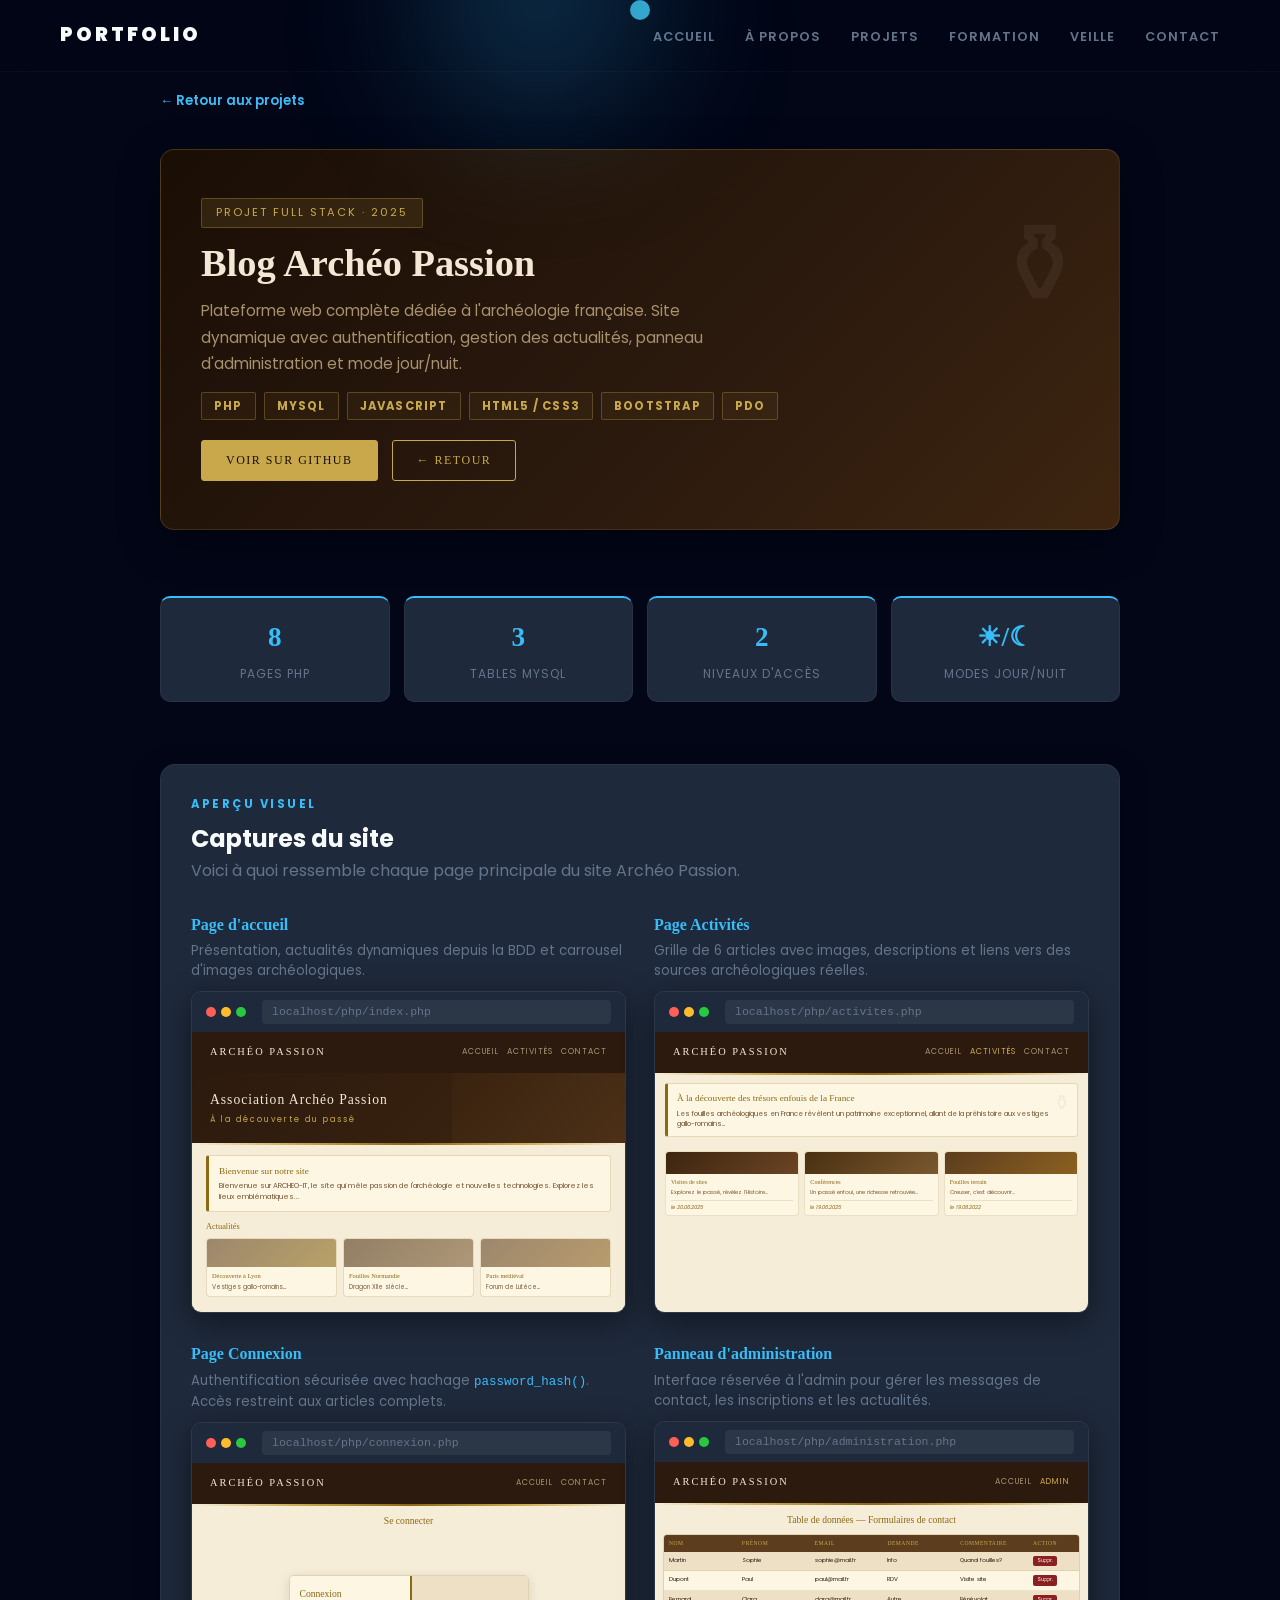
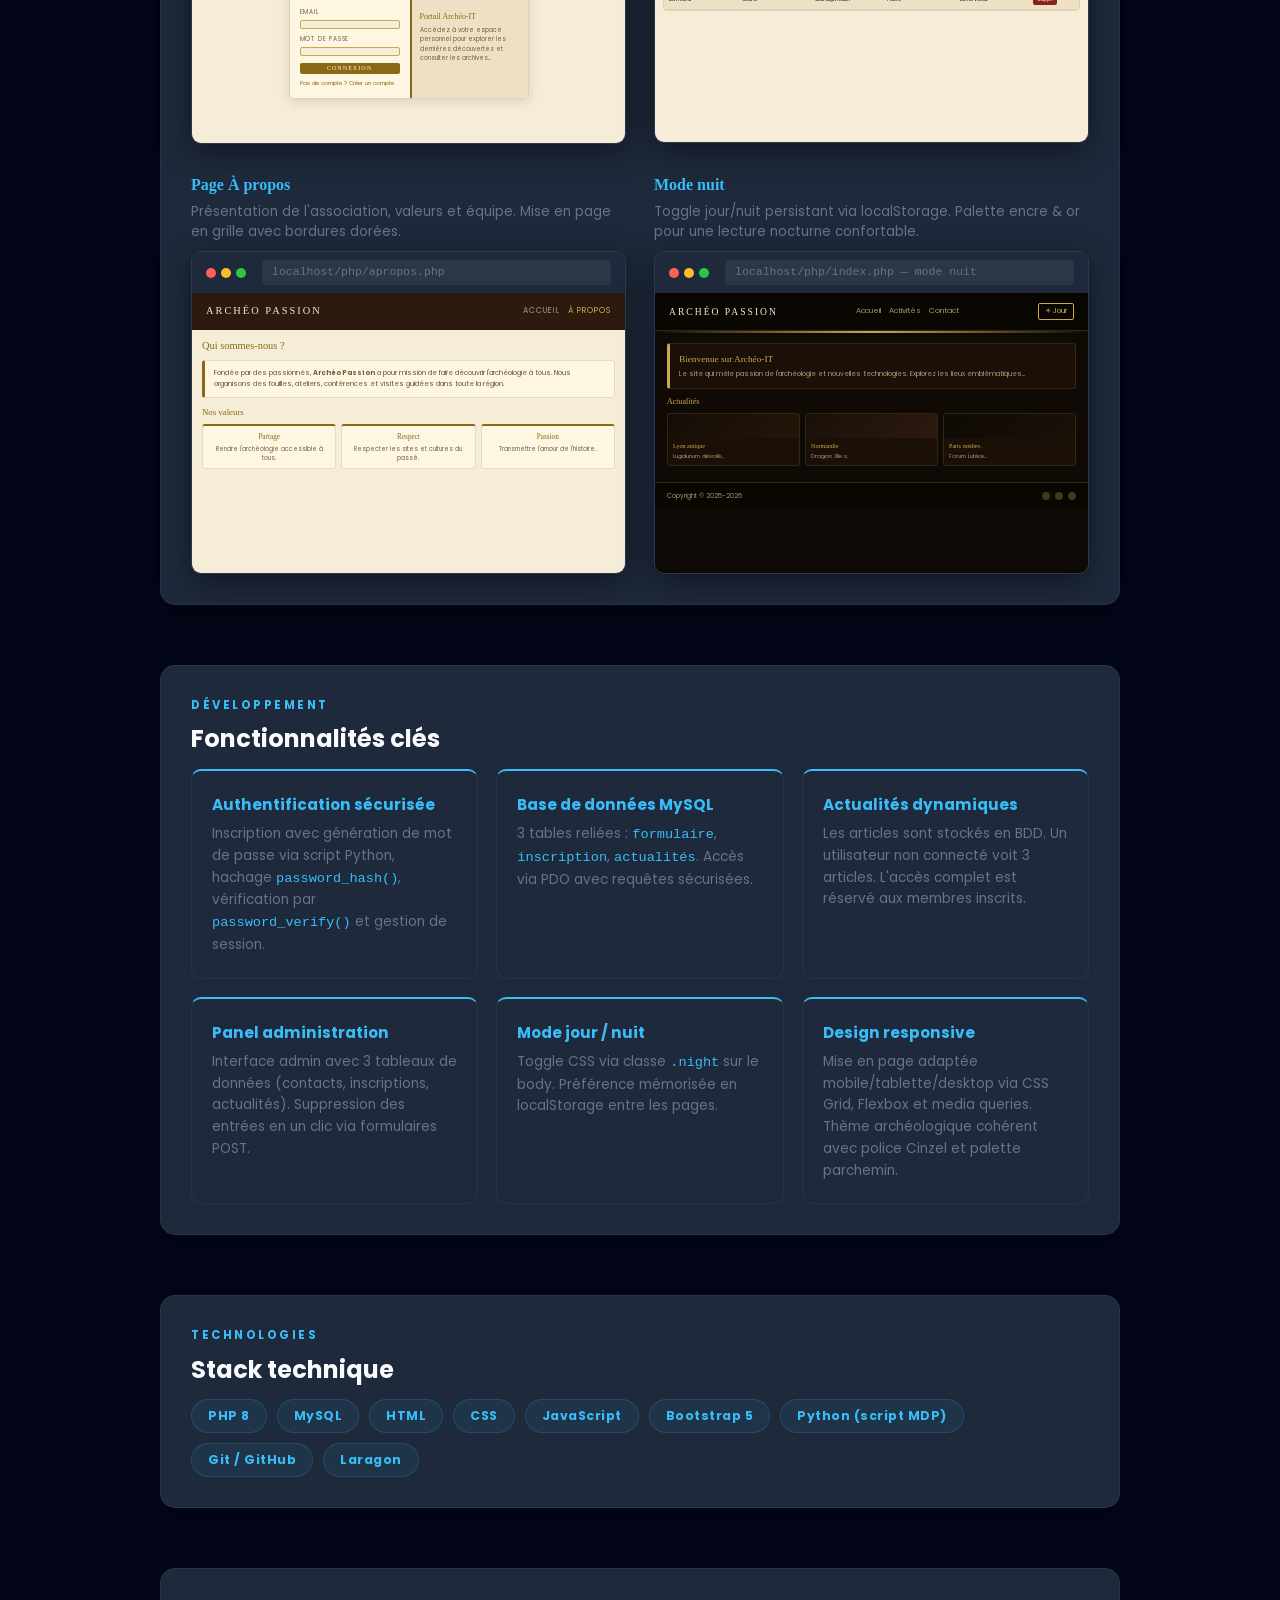
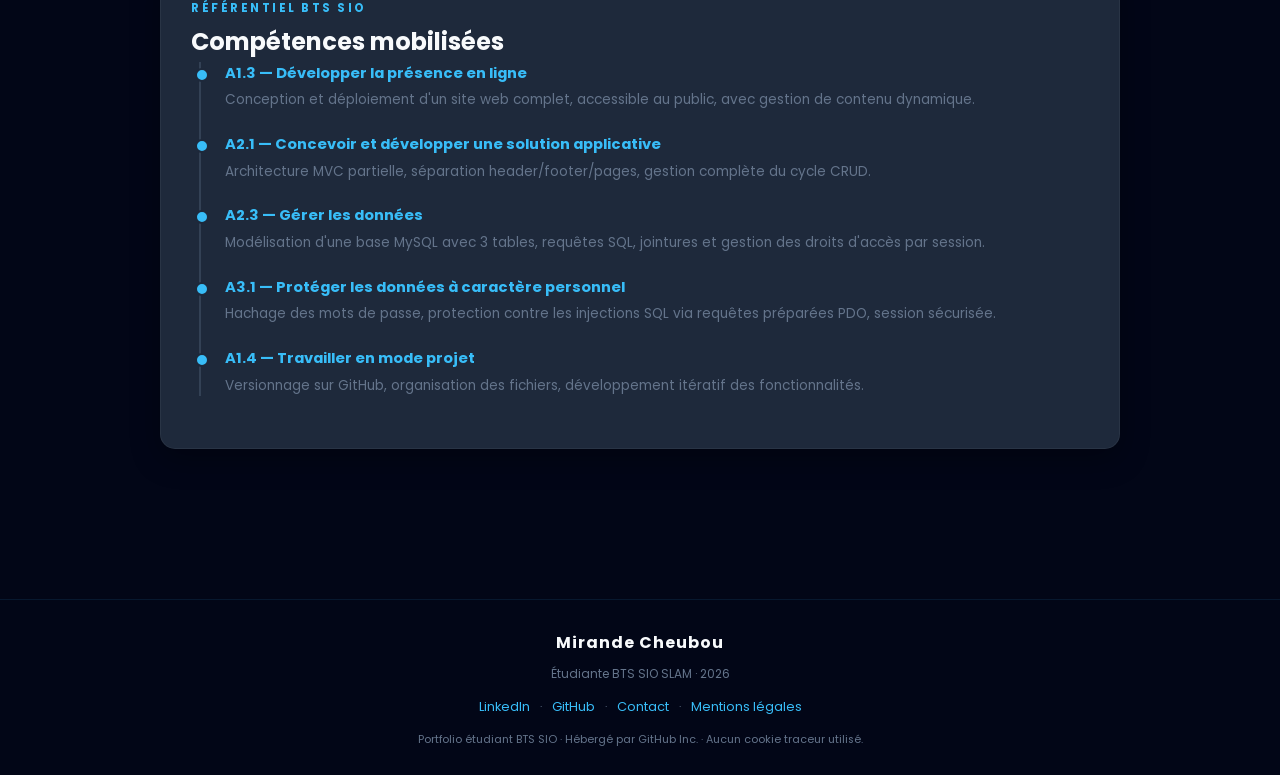
<file: projet-archeo.html>
<!DOCTYPE html>
<html lang="fr">
<head>
  <meta charset="UTF-8">
  <meta name="viewport" content="width=device-width, initial-scale=1.0">
  <title>Projet Archéo Passion | Mirande Cheubou</title>
  <meta name="description" content="Détail du projet Blog d'Archéologie — site Full Stack PHP/MySQL développé par Mirande Cheubou, BTS SIO SLAM.">
  <link rel="stylesheet" href="styles.css">
  <link rel="stylesheet" href="nav.css">
  <link rel="stylesheet" href="projet-archeo.css">
</head>
<body>
  <div id="cursor"></div>
  <div id="cursor-blur"></div>

  <header>
    <nav>
      <a href="index.html" class="logo">PORTFOLIO</a>
      <button class="burger" id="burger" aria-label="Menu">
        <span></span><span></span><span></span>
      </button>
      <ul class="nav-links" id="nav-links">
        <li><a href="accueil.html">Accueil</a></li>
        <li><a href="apropos.html">À Propos</a></li>
        <li><a href="projet.html">Projets</a></li>
        <li><a href="formation.html">Formation</a></li>
        <li><a href="veille.html">Veille</a></li>
        <li><a href="contact.html">Contact</a></li>
      </ul>
    </nav>
  </header>

  <div class="content-wrapper">

    <a href="projet.html" class="back-link">← Retour aux projets</a>

    <div class="project-hero">
      <div>
        <div class="hero-badge">Projet Full Stack · 2025</div>
        <h1>Blog Archéo Passion</h1>
        <p>Plateforme web complète dédiée à l'archéologie française. Site dynamique avec authentification, gestion des actualités, panneau d'administration et mode jour/nuit.</p>
        <div class="tag-row">
          <span class="tag" style="color:#C9A84C;border-color:rgba(201,168,76,.3)">PHP</span>
          <span class="tag" style="color:#C9A84C;border-color:rgba(201,168,76,.3)">MySQL</span>
          <span class="tag" style="color:#C9A84C;border-color:rgba(201,168,76,.3)">JavaScript</span>
          <span class="tag" style="color:#C9A84C;border-color:rgba(201,168,76,.3)">HTML5 / CSS3</span>
          <span class="tag" style="color:#C9A84C;border-color:rgba(201,168,76,.3)">Bootstrap</span>
          <span class="tag" style="color:#C9A84C;border-color:rgba(201,168,76,.3)">PDO</span>
        </div>
        <div class="hero-links">
          <a href="https://github.com/MirandeCheubou/Archeo-IT" target="_blank" rel="noopener" class="hero-btn hero-btn-primary">Voir sur GitHub</a>
          <a href="projet.html" class="hero-btn hero-btn-outline">← Retour</a>
        </div>
      </div>
    </div>

    <div class="stats-row">
      <div class="stat-box">
        <div class="stat-num">8</div>
        <div class="stat-lbl">Pages PHP</div>
      </div>
      <div class="stat-box">
        <div class="stat-num">3</div>
        <div class="stat-lbl">Tables MySQL</div>
      </div>
      <div class="stat-box">
        <div class="stat-num">2</div>
        <div class="stat-lbl">Niveaux d'accès</div>
      </div>
      <div class="stat-box">
        <div class="stat-num">☀/☾</div>
        <div class="stat-lbl">Modes Jour/Nuit</div>
      </div>
    </div>

    <section class="card">
      <p class="section-eyebrow">Aperçu visuel</p>
      <h2>Captures du site</h2>
      <p style="color:var(--text-dim);margin-bottom:28px;">Voici à quoi ressemble chaque page principale du site Archéo Passion.</p>

      <div class="mockup-grid">

        <div class="mockup-wrap">
          <div class="mockup-caption">
            <h3>Page d'accueil</h3>
            <p>Présentation, actualités dynamiques depuis la BDD et carrousel d'images archéologiques.</p>
          </div>
          <div class="browser-frame">
            <div class="browser-bar">
              <div class="browser-dots">
                <div class="browser-dot bd-red"></div>
                <div class="browser-dot bd-yellow"></div>
                <div class="browser-dot bd-green"></div>
              </div>
              <div class="browser-url">localhost/php/index.php</div>
            </div>
            <div class="browser-screen">
              <div class="screen-accueil">
                <div class="sc-header">
                  <span class="sc-logo">ARCHÉO PASSION</span>
                  <div class="sc-nav">
                    <span>Accueil</span><span>Activités</span><span>Contact</span>
                  </div>
                </div>
                <div class="sc-banner">
                  <div class="sc-banner-title">Association Archéo Passion</div>
                  <div class="sc-banner-sub">À la découverte du passé</div>
                  <div class="sc-banner-img"></div>
                </div>
                <div class="sc-gold-line"></div>
                <div class="sc-main">
                  <div class="sc-welcome">
                    <div class="sc-welcome-title">Bienvenue sur notre site</div>
                    <div class="sc-welcome-text">Bienvenue sur ARCHEO-IT, le site qui mêle passion de l'archéologie et nouvelles technologies. Explorez les lieux emblématiques...</div>
                  </div>
                  <div style="font-family:'Cinzel',serif;font-size:.52rem;color:#8B6914;margin-bottom:5px;">Actualités</div>
                  <div class="sc-cards-row">
                    <div class="sc-mini-card">
                      <div class="sc-mini-img"></div>
                      <div class="sc-mini-txt">
                        <div class="sc-mini-title">Découverte à Lyon</div>
                        <div class="sc-mini-body">Vestiges gallo-romains...</div>
                      </div>
                    </div>
                    <div class="sc-mini-card">
                      <div class="sc-mini-img" style="background:linear-gradient(135deg,#4a3010,#7a5830);"></div>
                      <div class="sc-mini-txt">
                        <div class="sc-mini-title">Fouilles Normandie</div>
                        <div class="sc-mini-body">Dragon XIIe siècle...</div>
                      </div>
                    </div>
                    <div class="sc-mini-card">
                      <div class="sc-mini-img" style="background:linear-gradient(135deg,#5C3D1E,#8B6020);"></div>
                      <div class="sc-mini-txt">
                        <div class="sc-mini-title">Paris médiéval</div>
                        <div class="sc-mini-body">Forum de Lutèce...</div>
                      </div>
                    </div>
                  </div>
                </div>
              </div>
            </div>
          </div>
        </div>

        <div class="mockup-wrap">
          <div class="mockup-caption">
            <h3>Page Activités</h3>
            <p>Grille de 6 articles avec images, descriptions et liens vers des sources archéologiques réelles.</p>
          </div>
          <div class="browser-frame">
            <div class="browser-bar">
              <div class="browser-dots">
                <div class="browser-dot bd-red"></div>
                <div class="browser-dot bd-yellow"></div>
                <div class="browser-dot bd-green"></div>
              </div>
              <div class="browser-url">localhost/php/activites.php</div>
            </div>
            <div class="browser-screen">
              <div class="screen-activites">
                <div class="sc-header">
                  <span class="sc-logo">ARCHÉO PASSION</span>
                  <div class="sc-nav">
                    <span>Accueil</span><span style="color:#C9A84C;">Activités</span><span>Contact</span>
                  </div>
                </div>
                <div class="sc-gold-line"></div>
                <div class="sc-sommaire">
                  <div class="sc-sommaire-title">À la découverte des trésors enfouis de la France</div>
                  <div class="sc-sommaire-text">Les fouilles archéologiques en France révèlent un patrimoine exceptionnel, allant de la préhistoire aux vestiges gallo-romains...</div>
                </div>
                <div class="sc-act-grid">
                  <div class="sc-act-card">
                    <div class="sc-act-img sc-act-img-1"></div>
                    <div class="sc-act-txt">
                      <div class="sc-act-title">Visites de sites</div>
                      <div class="sc-act-body">Explorez le passé, révélez l'Histoire...</div>
                      <div class="sc-act-date">le 20.06.2025</div>
                    </div>
                  </div>
                  <div class="sc-act-card">
                    <div class="sc-act-img sc-act-img-2"></div>
                    <div class="sc-act-txt">
                      <div class="sc-act-title">Conférences</div>
                      <div class="sc-act-body">Un passé enfoui, une richesse retrouvée...</div>
                      <div class="sc-act-date">le 19.06.2025</div>
                    </div>
                  </div>
                  <div class="sc-act-card">
                    <div class="sc-act-img sc-act-img-3"></div>
                    <div class="sc-act-txt">
                      <div class="sc-act-title">Fouilles terrain</div>
                      <div class="sc-act-body">Creuser, c'est découvrir...</div>
                      <div class="sc-act-date">le 19.08.2022</div>
                    </div>
                  </div>
                </div>
              </div>
            </div>
          </div>
        </div>

        <div class="mockup-wrap">
          <div class="mockup-caption">
            <h3>Page Connexion</h3>
            <p>Authentification sécurisée avec hachage <code style="color:var(--accent);font-size:.78rem">password_hash()</code>. Accès restreint aux articles complets.</p>
          </div>
          <div class="browser-frame">
            <div class="browser-bar">
              <div class="browser-dots">
                <div class="browser-dot bd-red"></div>
                <div class="browser-dot bd-yellow"></div>
                <div class="browser-dot bd-green"></div>
              </div>
              <div class="browser-url">localhost/php/connexion.php</div>
            </div>
            <div class="browser-screen">
              <div class="screen-connexion">
                <div class="sc-header">
                  <span class="sc-logo">ARCHÉO PASSION</span>
                  <div class="sc-nav"><span>Accueil</span><span>Contact</span></div>
                </div>
                <div class="sc-gold-line"></div>
                <div style="font-family:'Cinzel',serif;font-size:.6rem;color:#8B6914;text-align:center;padding:7px 0 3px;">Se connecter</div>
                <div class="sc-conn-body">
                  <div class="sc-conn-wrap">
                    <div class="sc-conn-form">
                      <div class="sc-conn-title">Connexion</div>
                      <div class="sc-field">
                        <label>Email</label>
                        <div class="sc-field-input"></div>
                      </div>
                      <div class="sc-field">
                        <label>Mot de passe</label>
                        <div class="sc-field-input"></div>
                      </div>
                      <div class="sc-conn-btn"><span>CONNEXION</span></div>
                      <div style="font-size:.35rem;color:#8B6914;margin-top:5px;">Pas de compte ? Créer un compte</div>
                    </div>
                    <div class="sc-conn-slogan">
                      <div class="sc-slogan-title">Portail Archéo-IT</div>
                      <div class="sc-slogan-text">Accédez à votre espace personnel pour explorer les dernières découvertes et consulter les archives...</div>
                    </div>
                  </div>
                </div>
              </div>
            </div>
          </div>
        </div>

        <div class="mockup-wrap">
          <div class="mockup-caption">
            <h3>Panneau d'administration</h3>
            <p>Interface réservée à l'admin pour gérer les messages de contact, les inscriptions et les actualités.</p>
          </div>
          <div class="browser-frame">
            <div class="browser-bar">
              <div class="browser-dots">
                <div class="browser-dot bd-red"></div>
                <div class="browser-dot bd-yellow"></div>
                <div class="browser-dot bd-green"></div>
              </div>
              <div class="browser-url">localhost/php/administration.php</div>
            </div>
            <div class="browser-screen">
              <div class="screen-admin">
                <div class="sc-header">
                  <span class="sc-logo">ARCHÉO PASSION</span>
                  <div class="sc-nav"><span>Accueil</span><span style="color:#C9A84C">Admin</span></div>
                </div>
                <div class="sc-gold-line"></div>
                <div class="sc-admin-title">Table de données — Formulaires de contact</div>
                <div class="sc-table">
                  <div class="sc-table-head">
                    <div class="sc-th">Nom</div>
                    <div class="sc-th">Prénom</div>
                    <div class="sc-th">Email</div>
                    <div class="sc-th">Demande</div>
                    <div class="sc-th">Commentaire</div>
                    <div class="sc-th">Action</div>
                  </div>
                  <div class="sc-table-row">
                    <div class="sc-td">Martin</div>
                    <div class="sc-td">Sophie</div>
                    <div class="sc-td">sophie@mail.fr</div>
                    <div class="sc-td">Info</div>
                    <div class="sc-td">Quand fouilles?</div>
                    <div class="sc-td"><span class="sc-del">Suppr.</span></div>
                  </div>
                  <div class="sc-table-row">
                    <div class="sc-td">Dupont</div>
                    <div class="sc-td">Paul</div>
                    <div class="sc-td">paul@mail.fr</div>
                    <div class="sc-td">RDV</div>
                    <div class="sc-td">Visite site</div>
                    <div class="sc-td"><span class="sc-del">Suppr.</span></div>
                  </div>
                  <div class="sc-table-row">
                    <div class="sc-td">Bernard</div>
                    <div class="sc-td">Clara</div>
                    <div class="sc-td">clara@mail.fr</div>
                    <div class="sc-td">Autre</div>
                    <div class="sc-td">Bénévolat</div>
                    <div class="sc-td"><span class="sc-del">Suppr.</span></div>
                  </div>
                </div>
              </div>
            </div>
          </div>
        </div>

        <div class="mockup-wrap">
          <div class="mockup-caption">
            <h3>Page À propos</h3>
            <p>Présentation de l'association, valeurs et équipe. Mise en page en grille avec bordures dorées.</p>
          </div>
          <div class="browser-frame">
            <div class="browser-bar">
              <div class="browser-dots">
                <div class="browser-dot bd-red"></div>
                <div class="browser-dot bd-yellow"></div>
                <div class="browser-dot bd-green"></div>
              </div>
              <div class="browser-url">localhost/php/apropos.php</div>
            </div>
            <div class="browser-screen">
              <div class="screen-apropos">
                <div class="sc-header" style="margin:-8px -10px 8px;padding:10px 14px;">
                  <span class="sc-logo">ARCHÉO PASSION</span>
                  <div class="sc-nav"><span>Accueil</span><span style="color:#C9A84C;">À propos</span></div>
                </div>
                <div class="sc-ap-h2">Qui sommes-nous ?</div>
                <div class="sc-ap-intro">
                  <div class="sc-ap-text">Fondée par des passionnés, <strong>Archéo Passion</strong> a pour mission de faire découvrir l'archéologie à tous. Nous organisons des fouilles, ateliers, conférences et visites guidées dans toute la région.</div>
                </div>
                <div class="sc-ap-h2" style="font-size:.55rem;margin-bottom:5px;">Nos valeurs</div>
                <div class="sc-val-row">
                  <div class="sc-val">
                    <div class="sc-val-title">Partage</div>
                    <div class="sc-val-text">Rendre l'archéologie accessible à tous.</div>
                  </div>
                  <div class="sc-val">
                    <div class="sc-val-title">Respect</div>
                    <div class="sc-val-text">Respecter les sites et cultures du passé.</div>
                  </div>
                  <div class="sc-val">
                    <div class="sc-val-title">Passion</div>
                    <div class="sc-val-text">Transmettre l'amour de l'histoire.</div>
                  </div>
                </div>
              </div>
            </div>
          </div>
        </div>

        <div class="mockup-wrap">
          <div class="mockup-caption">
            <h3>Mode nuit </h3>
            <p>Toggle jour/nuit persistant via localStorage. Palette encre & or pour une lecture nocturne confortable.</p>
          </div>
          <div class="browser-frame">
            <div class="browser-bar">
              <div class="browser-dots">
                <div class="browser-dot bd-red"></div>
                <div class="browser-dot bd-yellow"></div>
                <div class="browser-dot bd-green"></div>
              </div>
              <div class="browser-url">localhost/php/index.php — mode nuit</div>
            </div>
            <div class="browser-screen">
              <div class="screen-night">
                <div class="sc-night-header">
                  <span class="sc-night-logo">ARCHÉO PASSION</span>
                  <div class="sc-night-nav">
                    <span>Accueil</span><span>Activités</span><span>Contact</span>
                  </div>
                  <div class="sc-night-btn">☀ Jour</div>
                </div>
                <div style="height:2px;background:linear-gradient(90deg,transparent,#C9A84C,transparent);"></div>
                <div class="sc-night-main">
                  <div class="sc-night-card">
                    <div class="sc-night-title">Bienvenue sur Archéo-IT</div>
                    <div class="sc-night-text">Le site qui mêle passion de l'archéologie et nouvelles technologies. Explorez les lieux emblématiques...</div>
                  </div>
                  <div style="font-family:'Cinzel',serif;font-size:.5rem;color:#C9A84C;margin-bottom:5px;">Actualités</div>
                  <div class="sc-night-cards">
                    <div class="sc-night-mini">
                      <div class="sc-night-img sc-night-img-1"></div>
                      <div class="sc-night-mini-txt">
                        <div class="sc-night-mini-t">Lyon antique</div>
                        <div class="sc-night-mini-p">Lugdunum dévoilé...</div>
                      </div>
                    </div>
                    <div class="sc-night-mini">
                      <div class="sc-night-img sc-night-img-2"></div>
                      <div class="sc-night-mini-txt">
                        <div class="sc-night-mini-t">Normandie</div>
                        <div class="sc-night-mini-p">Dragon XIIe s.</div>
                      </div>
                    </div>
                    <div class="sc-night-mini">
                      <div class="sc-night-img sc-night-img-3"></div>
                      <div class="sc-night-mini-txt">
                        <div class="sc-night-mini-t">Paris médiev.</div>
                        <div class="sc-night-mini-p">Forum Lutèce...</div>
                      </div>
                    </div>
                  </div>
                </div>
                <div class="sc-footer-night">
                  <span class="sc-foot-text">Copyright © 2025-2026</span>
                  <div class="sc-foot-icons">
                    <div class="sc-foot-dot"></div>
                    <div class="sc-foot-dot"></div>
                    <div class="sc-foot-dot"></div>
                  </div>
                </div>
              </div>
            </div>
          </div>
        </div>

      </div>
    </section>

    <section class="card">
      <p class="section-eyebrow">Développement</p>
      <h2>Fonctionnalités clés</h2>
      <div class="features-grid">
        <div class="feature-item">
          <h4>Authentification sécurisée</h4>
          <p>Inscription avec génération de mot de passe via script Python, hachage <code style="color:var(--accent)">password_hash()</code>, vérification par <code style="color:var(--accent)">password_verify()</code> et gestion de session.</p>
        </div>
        <div class="feature-item">
          <h4>Base de données MySQL</h4>
          <p>3 tables reliées : <code style="color:var(--accent)">formulaire</code>, <code style="color:var(--accent)">inscription</code>, <code style="color:var(--accent)">actualités</code>. Accès via PDO avec requêtes sécurisées.</p>
        </div>
        <div class="feature-item">
          <h4>Actualités dynamiques</h4>
          <p>Les articles sont stockés en BDD. Un utilisateur non connecté voit 3 articles. L'accès complet est réservé aux membres inscrits.</p>
        </div>
        <div class="feature-item">
          <h4>Panel administration</h4>
          <p>Interface admin avec 3 tableaux de données (contacts, inscriptions, actualités). Suppression des entrées en un clic via formulaires POST.</p>
        </div>
        <div class="feature-item">
          <h4>Mode jour / nuit</h4>
          <p>Toggle CSS via classe <code style="color:var(--accent)">.night</code> sur le body. Préférence mémorisée en localStorage entre les pages.</p>
        </div>
        <div class="feature-item">
          <h4>Design responsive</h4>
          <p>Mise en page adaptée mobile/tablette/desktop via CSS Grid, Flexbox et media queries. Thème archéologique cohérent avec police Cinzel et palette parchemin.</p>
        </div>
      </div>
    </section>

    <section class="card">
      <p class="section-eyebrow">Technologies</p>
      <h2>Stack technique</h2>
      <div class="stack-row">
        <span class="stack-pill">PHP 8</span>
        <span class="stack-pill">MySQL</span>
        <span class="stack-pill">HTML</span>
        <span class="stack-pill">CSS</span>
        <span class="stack-pill">JavaScript</span>
        <span class="stack-pill">Bootstrap 5</span>
        <span class="stack-pill">Python (script MDP)</span>
        <span class="stack-pill">Git / GitHub</span>
        <span class="stack-pill">Laragon</span>
      </div>
    </section>

    <section class="card">
      <p class="section-eyebrow">Référentiel BTS SIO</p>
      <h2>Compétences mobilisées</h2>
      <div class="timeline">
        <div class="tl-item">
          <h4>A1.3 — Développer la présence en ligne</h4>
          <p>Conception et déploiement d'un site web complet, accessible au public, avec gestion de contenu dynamique.</p>
        </div>
        <div class="tl-item">
          <h4>A2.1 — Concevoir et développer une solution applicative</h4>
          <p>Architecture MVC partielle, séparation header/footer/pages, gestion complète du cycle CRUD.</p>
        </div>
        <div class="tl-item">
          <h4>A2.3 — Gérer les données</h4>
          <p>Modélisation d'une base MySQL avec 3 tables, requêtes SQL, jointures et gestion des droits d'accès par session.</p>
        </div>
        <div class="tl-item">
          <h4>A3.1 — Protéger les données à caractère personnel</h4>
          <p>Hachage des mots de passe, protection contre les injections SQL via requêtes préparées PDO, session sécurisée.</p>
        </div>
        <div class="tl-item">
          <h4>A1.4 — Travailler en mode projet</h4>
          <p>Versionnage sur GitHub, organisation des fichiers, développement itératif des fonctionnalités.</p>
        </div>
      </div>
    </section>

  </div>

  <footer>
    <div class="footer-content">
      <p class="footer-name">Mirande Cheubou</p>
      <p class="footer-sub">Étudiante BTS SIO SLAM · 2026</p>
      <div class="footer-links">
        <a href="https://www.linkedin.com/in/mirande-cheubou-1bb406363/" target="_blank">LinkedIn</a>
        <span>·</span>
        <a href="https://github.com/MirandeCheubou" target="_blank">GitHub</a>
        <span>·</span>
        <a href="contact.html">Contact</a>
        <span>·</span>
        <a href="mentions.html">Mentions légales</a>
      </div>
      <p class="legal-mention">Portfolio étudiant BTS SIO · Hébergé par GitHub Inc. · Aucun cookie traceur utilisé.</p>
    </div>
  </footer>

  <script src="cursor.js" defer></script>
  <script>
    const obs = new IntersectionObserver((entries) => {
      entries.forEach((e, i) => {
        if (e.isIntersecting) {
          const siblings = [...e.target.parentElement.children];
          const idx = siblings.indexOf(e.target);
          setTimeout(() => e.target.classList.add('visible'), idx * 100);
          obs.unobserve(e.target);
        }
      });
    }, { threshold: 0.1, rootMargin: '0px 0px -30px 0px' });

    document.querySelectorAll('.mockup-wrap, .feature-item, .tl-item').forEach(el => obs.observe(el));
  </script>
</body>
</html>
</file>
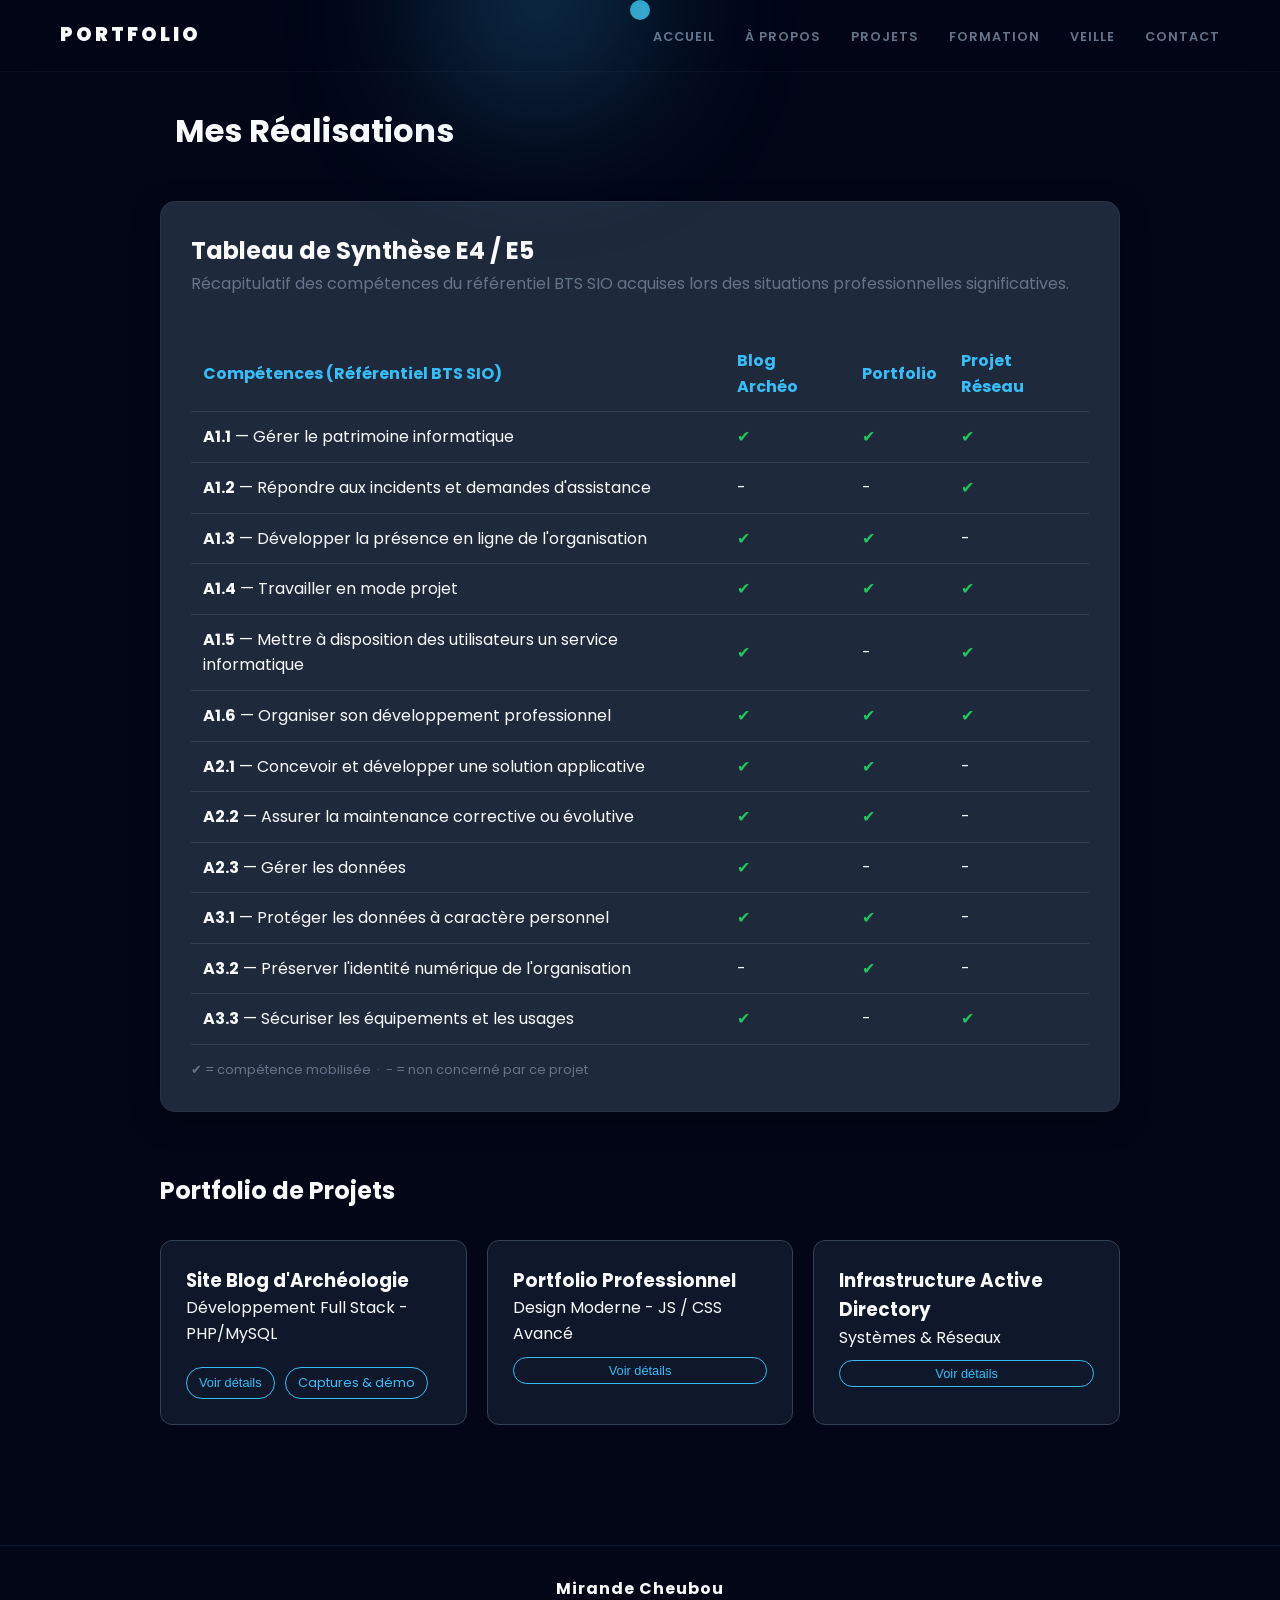
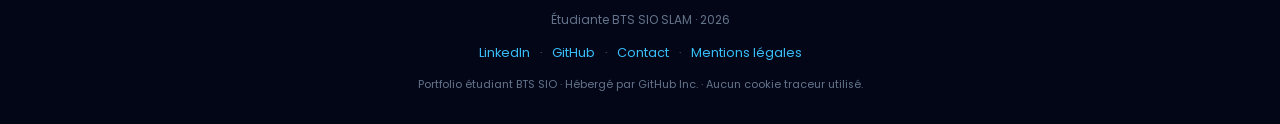
<file: projet.html>
<!DOCTYPE html>
<html lang="fr">
<head>
    <meta charset="UTF-8">
    <meta name="viewport" content="width=device-width, initial-scale=1.0">
    <title>Mes Projets | Portfolio — Mirande Cheubou</title>
    <meta name="description" content="Réalisations de Mirande Cheubou : blog archéologie PHP/MySQL, portfolio JS, infrastructure Active Directory. Tableau de synthèse E4/E5.">
    <meta property="og:title" content="Mes Projets | Mirande Cheubou">
    <meta property="og:description" content="Réalisations et tableau de compétences E4/E5 de Mirande Cheubou, BTS SIO SLAM.">
    <meta property="og:type" content="website">
   <link rel="stylesheet" href="styles.css">
    <link rel="stylesheet" href="nav.css">
</head>
<body>
    <div id="cursor"></div>
    <div id="cursor-blur"></div>

    <header>
  <nav>
    <a href="index.html" class="logo">PORTFOLIO</a>

    <button class="burger" id="burger" aria-label="Menu">
      <span></span><span></span><span></span>
    </button>

    <ul class="nav-links" id="nav-links">
      <li><a href="accueil.html">Accueil</a></li>
      <li><a href="apropos.html">À Propos</a></li>
      <li><a href="projet.html">Projets</a></li>
      <li><a href="formation.html">Formation</a></li>
      <li><a href="veille.html">Veille</a></li>
      <li><a href="contact.html">Contact</a></li>
    </ul>
  </nav>
</header>

    <div class="content-wrapper">
        <h1 style="margin: 15px;">Mes Réalisations</h1>

        <section class="card">
            <h2>Tableau de Synthèse E4 / E5</h2>
            <p style="margin-bottom: 20px; color: var(--text-dim);">Récapitulatif des compétences du référentiel BTS SIO acquises lors des situations professionnelles significatives.</p>
            <div style="overflow-x: auto;">
                <table>
                    <thead>
                        <tr>
                            <th>Compétences (Référentiel BTS SIO)</th>
                            <th>Blog Archéo</th>
                            <th>Portfolio</th>
                            <th>Projet Réseau</th>
                        </tr>
                    </thead>
                    <tbody>
                        <tr>
                            <td><strong>A1.1</strong> — Gérer le patrimoine informatique</td>
                            <td style="color: var(--success);">✔</td>
                            <td style="color: var(--success);">✔</td>
                            <td style="color: var(--success);">✔</td>
                        </tr>
                        <tr>
                            <td><strong>A1.2</strong> — Répondre aux incidents et demandes d'assistance</td>
                            <td>-</td>
                            <td>-</td>
                            <td style="color: var(--success);">✔</td>
                        </tr>
                        <tr>
                            <td><strong>A1.3</strong> — Développer la présence en ligne de l'organisation</td>
                            <td style="color: var(--success);">✔</td>
                            <td style="color: var(--success);">✔</td>
                            <td>-</td>
                        </tr>
                        <tr>
                            <td><strong>A1.4</strong> — Travailler en mode projet</td>
                            <td style="color: var(--success);">✔</td>
                            <td style="color: var(--success);">✔</td>
                            <td style="color: var(--success);">✔</td>
                        </tr>
                        <tr>
                            <td><strong>A1.5</strong> — Mettre à disposition des utilisateurs un service informatique</td>
                            <td style="color: var(--success);">✔</td>
                            <td>-</td>
                            <td style="color: var(--success);">✔</td>
                        </tr>
                        <tr>
                            <td><strong>A1.6</strong> — Organiser son développement professionnel</td>
                            <td style="color: var(--success);">✔</td>
                            <td style="color: var(--success);">✔</td>
                            <td style="color: var(--success);">✔</td>
                        </tr>
                        <tr>
                            <td><strong>A2.1</strong> — Concevoir et développer une solution applicative</td>
                            <td style="color: var(--success);">✔</td>
                            <td style="color: var(--success);">✔</td>
                            <td>-</td>
                        </tr>
                        <tr>
                            <td><strong>A2.2</strong> — Assurer la maintenance corrective ou évolutive</td>
                            <td style="color: var(--success);">✔</td>
                            <td style="color: var(--success);">✔</td>
                            <td>-</td>
                        </tr>
                        <tr>
                            <td><strong>A2.3</strong> — Gérer les données</td>
                            <td style="color: var(--success);">✔</td>
                            <td>-</td>
                            <td>-</td>
                        </tr>
                        <tr>
                            <td><strong>A3.1</strong> — Protéger les données à caractère personnel</td>
                            <td style="color: var(--success);">✔</td>
                            <td style="color: var(--success);">✔</td>
                            <td>-</td>
                        </tr>
                        <tr>
                            <td><strong>A3.2</strong> — Préserver l'identité numérique de l'organisation</td>
                            <td>-</td>
                            <td style="color: var(--success);">✔</td>
                            <td>-</td>
                        </tr>
                        <tr>
                            <td><strong>A3.3</strong> — Sécuriser les équipements et les usages</td>
                            <td style="color: var(--success);">✔</td>
                            <td>-</td>
                            <td style="color: var(--success);">✔</td>
                        </tr>
                    </tbody>
                </table>
            </div>
            <p style="margin-top: 15px; font-size: 0.8rem; color: var(--text-dim);">✔ = compétence mobilisée &nbsp;·&nbsp; - = non concerné par ce projet</p>
        </section>

        <h2> Portfolio de Projets</h2>
        <div class="grid">
            
            <div class="skill-card">
                <h3>Site Blog d'Archéologie</h3>
                <p>Développement Full Stack - PHP/MySQL</p>
                <div style="display:flex; gap:10px; flex-wrap:wrap; margin-top:10px;">
                    <button class="btn-details" onclick="toggleDetails(this)">Voir détails</button>
                    <a href="projet-archeo.html" class="btn-details" style="text-decoration:none; text-align:center;">Captures & démo</a>
                </div>
                <div class="skill-details">
                    <p>Création d'une plateforme complète dédiée à l'archéologie :</p>
                    <ul style="margin-left: 15px; margin-top: 10px;">
                        <li><strong>Authentification :</strong> Système de login sécurisé avec hachage PDO.</li>
                        <li><strong>Actualités dynamiques :</strong> Accès restreint selon le statut de connexion.</li>
                        <li><strong>Formulaires :</strong> Contact et inscription avec validation des données.</li>
                        <li><strong>Admin :</strong> Panneau de gestion des données (contacts, users, articles).</li>
                        <li><strong>Mode jour/nuit :</strong> Toggle CSS persistant via localStorage.</li>
                    </ul>
                </div>
            </div>

            <div class="skill-card">
                <h3>Portfolio Professionnel</h3>
                <p>Design Moderne - JS / CSS Avancé</p>
                <button class="btn-details" onclick="toggleDetails(this)">Voir détails</button>
                <div class="skill-details">
                    <p>Conception d'un site vitrine dynamique pour mettre en valeur mon profil :</p>
                    <ul style="margin-left: 15px; margin-top: 10px;">
                        <li><strong>UX/UI :</strong> Navigation fluide avec Header flouté et curseur interactif.</li>
                        <li><strong>Animations :</strong> Effets de transition CSS3 et lueur dynamique.</li>
                        <li><strong>Architecture :</strong> Structure modulaire avec un fichier CSS global unique.</li>
                    </ul>
                </div>
            </div>

            <div class="skill-card">
                <h3>Infrastructure Active Directory</h3>
                <p>Systèmes & Réseaux</p>
                <button class="btn-details" onclick="toggleDetails(this)">Voir détails</button>
                <div class="skill-details">
                    <p>Mise en place d'un environnement Windows Server :</p>
                    <ul style="margin-left: 15px; margin-top: 10px;">
                        <li>Configuration des rôles AD DS, DNS et DHCP.</li>
                        <li>Gestion des Unités Organisationnelles (OU).</li>
                        <li>Mise en place de GPO pour la sécurité des postes clients.</li>
                    </ul>
                </div>
            </div>

        </div>
    </div>

    <footer>
  <div class="footer-content">
    <p class="footer-name">Mirande Cheubou</p>
    <p class="footer-sub">Étudiante BTS SIO SLAM · 2026</p>
    <div class="footer-links">
      <a href="https://www.linkedin.com/in/mirande-cheubou-1bb406363/" target="_blank">LinkedIn</a>
      <span>·</span>
      <a href="https://github.com/MirandeCheubou" target="_blank">GitHub</a>
      <span>·</span>
      <a href="contact.html">Contact</a>
      <span>·</span>
        <a href="mentions.html">Mentions légales</a>
    </div>
    <p class="legal-mention">
      Portfolio étudiant BTS SIO · Hébergé par GitHub Inc. · Aucun cookie traceur utilisé.
    </p>
  </div>
</footer>
    <script>
        function toggleDetails(btn) {
            const details = btn.nextElementSibling;
            if (details.style.display === "block") {
                details.style.display = "none";
                btn.innerText = "Voir détails";
            } else {
                details.style.display = "block";
                btn.innerText = "Fermer";
            }
        }
        </script>
       <script src="cursor.js" defer></script>

</body>
</html>
</file>
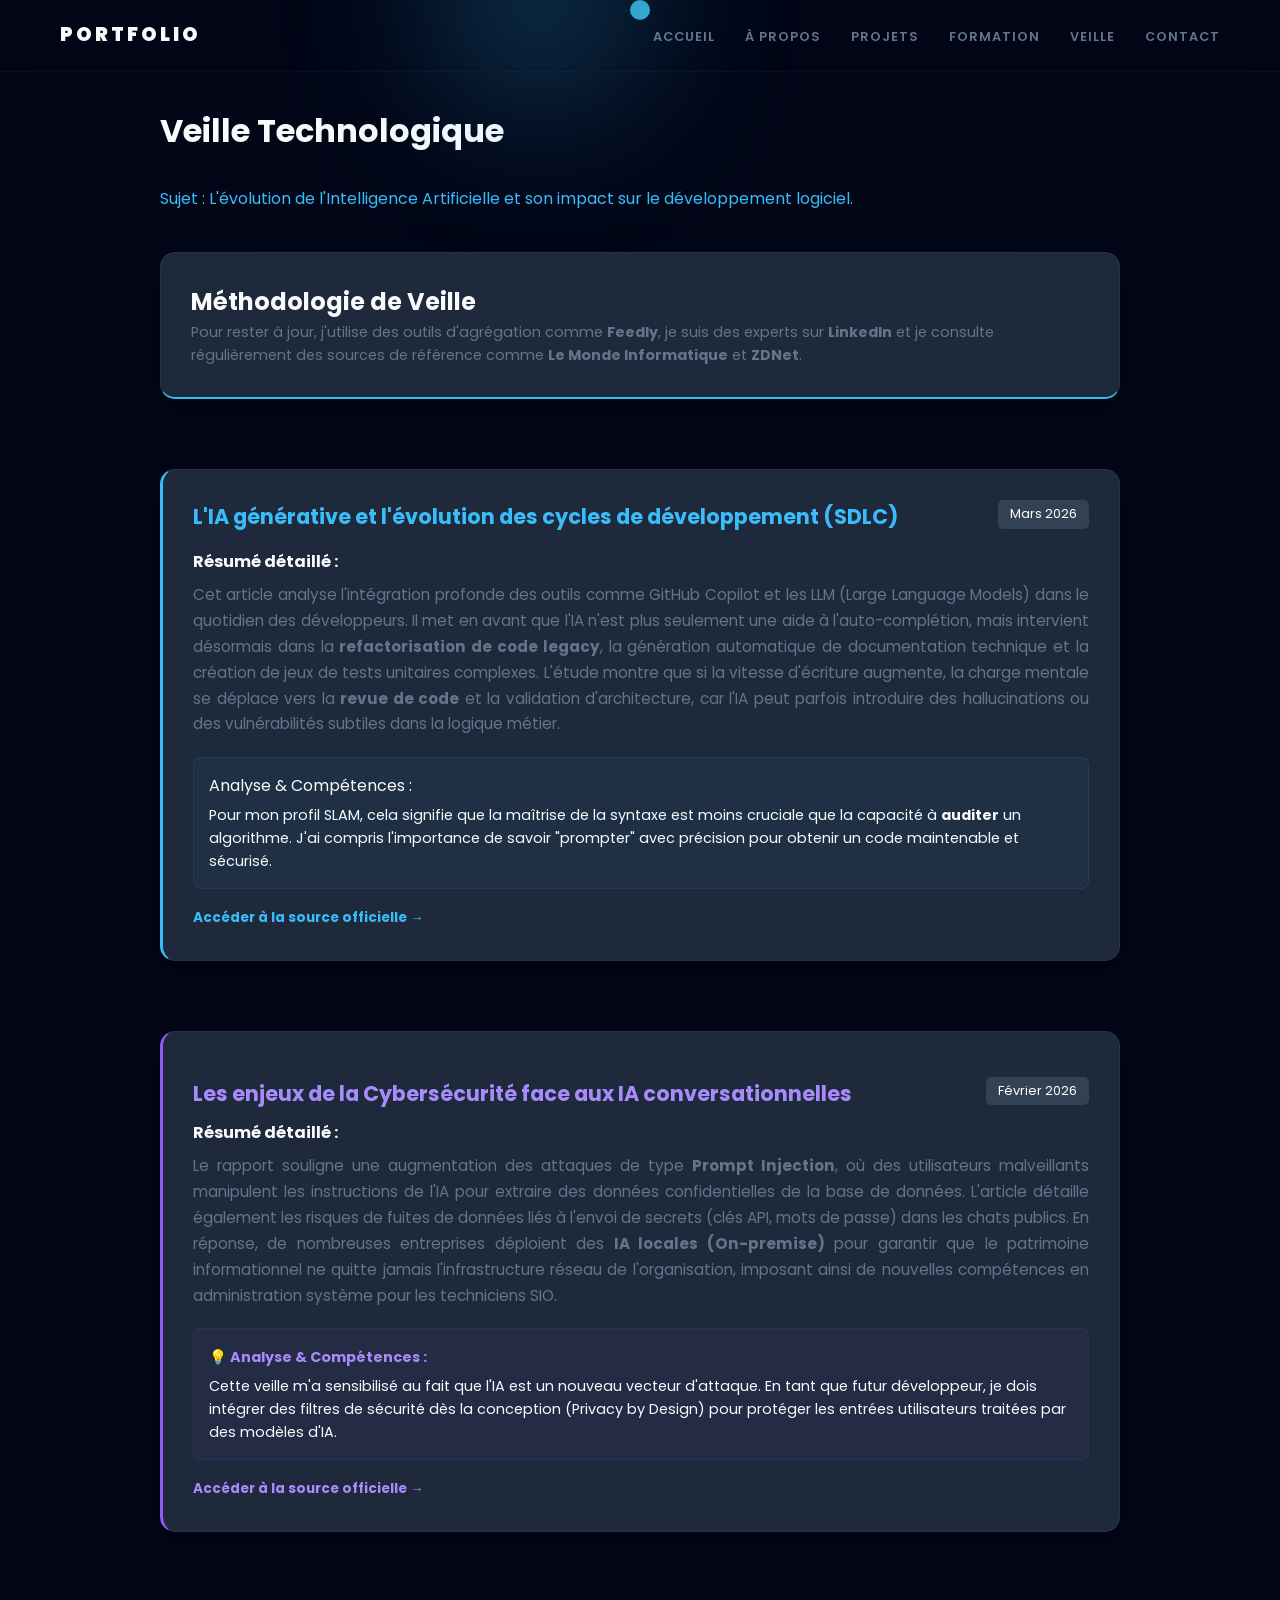
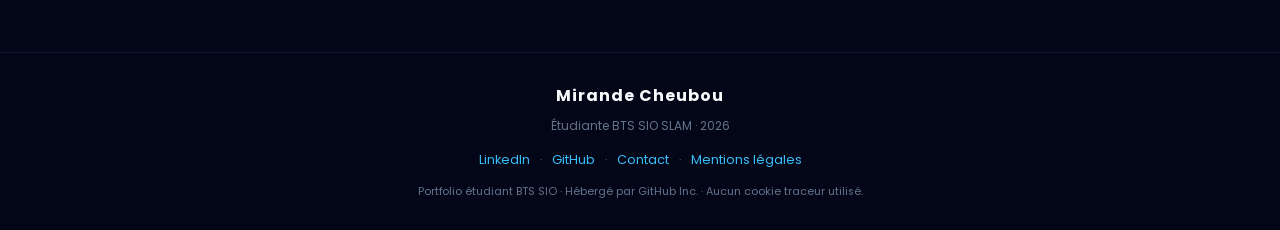
<file: veille.html>
<!DOCTYPE html>
<html lang="fr">
<head>
    <meta charset="UTF-8">
    <meta name="viewport" content="width=device-width, initial-scale=1.0">
    <title>Veille Technologique | IA & Futur</title>
    <link rel="stylesheet" href="styles.css">
        <link rel="stylesheet" href="nav.css">

</head>
<body>
    <div id="cursor"></div>
    <div id="cursor-blur"></div>

    <header>
  <nav>
    <a href="index.html" class="logo">PORTFOLIO</a>

    <button class="burger" id="burger" aria-label="Menu">
      <span></span><span></span><span></span>
    </button>

    <ul class="nav-links" id="nav-links">
      <li><a href="accueil.html">Accueil</a></li>
      <li><a href="apropos.html">À Propos</a></li>
      <li><a href="projet.html">Projets</a></li>
      <li><a href="formation.html">Formation</a></li>
      <li><a href="veille.html">Veille</a></li>
      <li><a href="contact.html">Contact</a></li>
    </ul>
  </nav>
</header>

    <div class="content-wrapper">
        <h1 style="margin-top: 15px;">Veille Technologique</h1>
        <p style="color: var(--accent); margin-bottom: 10px;">Sujet : L'évolution de l'Intelligence Artificielle et son impact sur le développement logiciel.</p>

        <section class="card" style="border-bottom: 2px solid var(--accent);">
            <h2> Méthodologie de Veille</h2>
            <p style="font-size: 0.9rem; color: var(--text-dim);">
                Pour rester à jour, j'utilise des outils d'agrégation comme <strong>Feedly</strong>, je suis des experts sur <strong>LinkedIn</strong> et je consulte régulièrement des sources de référence comme <strong>Le Monde Informatique</strong> et <strong>ZDNet</strong>.
            </p>
        </section>

        <div class="veille-container" style="display: flex; flex-direction: column; gap: 30px; margin-top: 10px;">
            
            <article class="card" style="margin: 0; margin-bottom:40px;  border-left: 3px solid var(--accent);">
                <div style="display: flex; justify-content: space-between; align-items: flex-start; margin-bottom: 15px;">
                    <h3 style="color: var(--accent); margin: 0; font-size: 1.3rem;">L'IA générative et l'évolution des cycles de développement (SDLC)</h3>
                    <span style="background: #334155; padding: 4px 12px; border-radius: 5px; font-size: 0.8rem; color: #fff;">Mars 2026</span>
                </div>
                
                <div style="margin-bottom: 20px;">
                    <strong style="color: var(--text); display: block; margin-bottom: 8px;"> Résumé détaillé :</strong>
                    <p style="font-size: 0.95rem; line-height: 1.7; color: var(--text-dim); text-align: justify;">
                        Cet article analyse l'intégration profonde des outils comme GitHub Copilot et les LLM (Large Language Models) dans le quotidien des développeurs. Il met en avant que l'IA n'est plus seulement une aide à l'auto-complétion, mais intervient désormais dans la <strong>refactorisation de code legacy</strong>, la génération automatique de documentation technique et la création de jeux de tests unitaires complexes. L'étude montre que si la vitesse d'écriture augmente, la charge mentale se déplace vers la <strong>revue de code</strong> et la validation d'architecture, car l'IA peut parfois introduire des hallucinations ou des vulnérabilités subtiles dans la logique métier.
                    </p>
                </div>

                <div style="background: rgba(56, 189, 248, 0.05); padding: 15px; border-radius: 8px; border: 1px solid rgba(56, 189, 248, 0.1); margin-bottom: 15px;">
                    <strong style="color: var(--accent); font-size: 0.9rem;"></strong> Analyse & Compétences :</strong>
                    <p style="font-size: 0.9rem; color: var(--text); margin-top: 5px;">
                        Pour mon profil SLAM, cela signifie que la maîtrise de la syntaxe est moins cruciale que la capacité à <strong>auditer</strong> un algorithme. J'ai compris l'importance de savoir "prompter" avec précision pour obtenir un code maintenable et sécurisé.
                    </p>
                </div>
                <a href="https://www.lemondeinformatique.fr" target="_blank" style="color: var(--accent); font-size: 0.85rem; text-decoration: none; font-weight: bold;">Accéder à la source officielle →</a>
            </article>

            <article class="card" style="margin: 0; border-left: 3px solid #8b5cf6;">
                <div style="display: flex; justify-content: space-between; align-items: flex-start; margin-top: 15px;">
                    <h3 style="color: #a78bfa; margin-bottom:10px; font-size: 1.3rem;">Les enjeux de la Cybersécurité face aux IA conversationnelles</h3>
                    <span style="background: #334155; padding: 4px 12px; border-radius: 5px; font-size: 0.8rem; color: #fff;">Février 2026</span>
                </div>
                
                <div style="margin-bottom: 20px;">
                    <strong style="color: var(--text); display: block; margin-bottom: 8px;"> Résumé détaillé :</strong>
                    <p style="font-size: 0.95rem; line-height: 1.7; color: var(--text-dim); text-align: justify;">
                        Le rapport souligne une augmentation des attaques de type <strong>Prompt Injection</strong>, où des utilisateurs malveillants manipulent les instructions de l'IA pour extraire des données confidentielles de la base de données. L'article détaille également les risques de fuites de données liés à l'envoi de secrets (clés API, mots de passe) dans les chats publics. En réponse, de nombreuses entreprises déploient des <strong>IA locales (On-premise)</strong> pour garantir que le patrimoine informationnel ne quitte jamais l'infrastructure réseau de l'organisation, imposant ainsi de nouvelles compétences en administration système pour les techniciens SIO.
                    </p>
                </div>

                <div style="background: rgba(139, 92, 246, 0.05); padding: 15px; border-radius: 8px; border: 1px solid rgba(139, 92, 246, 0.1); margin-bottom: 15px;">
                    <strong style="color: #a78bfa; font-size: 0.9rem;">💡 Analyse & Compétences :</strong>
                    <p style="font-size: 0.9rem; color: var(--text); margin-top: 5px;">
                        Cette veille m'a sensibilisé au fait que l'IA est un nouveau vecteur d'attaque. En tant que futur développeur, je dois intégrer des filtres de sécurité dès la conception (Privacy by Design) pour protéger les entrées utilisateurs traitées par des modèles d'IA.
                    </p>
                </div>
                <a href="https://www.zdnet.fr" target="_blank" style="color: #a78bfa; font-size: 0.85rem; text-decoration: none; font-weight: bold;">Accéder à la source officielle →</a>
            </article>

        </div>
    </div>

    <footer>
  <div class="footer-content">
    <p class="footer-name">Mirande Cheubou</p>
    <p class="footer-sub">Étudiante BTS SIO SLAM · 2026</p>
    <div class="footer-links">
      <a href="https://www.linkedin.com/in/mirande-cheubou-1bb406363/" target="_blank">LinkedIn</a>
      <span>·</span>
      <a href="https://github.com/MirandeCheubou" target="_blank">GitHub</a>
      <span>·</span>
      <a href="contact.html">Contact</a>
      <span>·</span>
        <a href="mentions.html">Mentions légales</a>
    </div>
    <p class="legal-mention">
      Portfolio étudiant BTS SIO · Hébergé par GitHub Inc. · Aucun cookie traceur utilisé.
    </p>
  </div>
</footer>

          <script src="cursor.js" defer></script>

</body>
</html>
</file>
<file: styles.css>
/* --- Variables et Reset --- */
:root {
    --bg: #0f172a;
    --card-bg: #1e293b;
    --accent: #38bdf8;
    --text: #f1f5f9;
    --text-dim: #94a3b8;
    --success: #22c55e;
    --transition: all 0.3s cubic-bezier(0.4, 0, 0.2, 1);
}

body {
    margin: 0;
    font-family: 'Segoe UI', Roboto, sans-serif;
    background-color: var(--bg);
    color: var(--text);
    line-height: 1.6;
    display: flex;
    flex-direction: column;
    align-items: center;
    min-height: 100vh;
}

/* --- Mise en page Accueil (Photo + Texte) --- */
.intro-container {
    display: flex;
    align-items: center;
    gap: 40px; /* Espace entre la photo et le texte */
    margin-top: 20px;
}

.profile-square {
    width: 250px;
    height: 250px;
    object-fit: cover;
    border-radius: 20px; 
    border: 2px solid var(--accent);
    box-shadow: 0 10px 25px rgba(56, 189, 248, 0.2);
    flex-shrink: 0; }
.intro-text {
    flex: 1;
    text-align: left;
}

.intro-text h2 {
    color: var(--accent);
    margin-bottom: 15px;
    font-size: 2rem;
}



.sub-node {
    font-size: 0.95rem;
    color: var(--text-dim);
    margin-left: 25px;
    display: block;
    text-decoration: none;
    transition: var(--transition);
}

.sub-node:hover { color: var(--accent); }

/* --- Style des Pages de Contenu --- */
.content-wrapper {
    width: 90%;
    display:flex;
    flex-direction: column;
    gap:30px;
    max-width: 1000px;
      padding: 40px 20px;  
     margin-top: 50px;
    animation: fadeIn 0.5s ease-out;
    margin-bottom: 20px;
}

.card {
    background: var(--card-bg);
    padding: 30px;
    border-radius: 15px;
    box-shadow: 0 10px 30px rgba(0,0,0,0.3);
    margin-bottom: 30px;
    border: 1px solid rgba(255,255,255,0.05);
}

.back-btn {
    text-decoration: none;
    color: var(--accent);
    font-weight: bold;
    display: inline-block;
    margin-bottom: 20px;
    transition: var(--transition);
}

.back-btn:hover { transform: translateX(-5px); }

/* --- Éléments Spécifiques --- */
.profile-img {
    width: 180px;
    height: 180px;
    border-radius: 50%;
    border: 4px solid var(--accent);
    object-fit: cover;
    display: block;
    margin: 0 auto 20px;
    box-shadow: 0 0 20px rgba(56, 189, 248, 0.3);
}

.grid {
    display: grid;
    grid-template-columns: repeat(auto-fit, minmax(280px, 1fr));
    gap: 20px;
}

.project-item, .skill-badge {
    background: #0f172a;
    padding: 20px;
    border-radius: 10px;
    border: 1px solid #334155;
    transition: var(--transition);
}

.project-item:hover { border-color: var(--accent); transform: translateY(-5px); }

/* Tableaux (E4/E5) */
table {
    width: 100%;
    border-collapse: collapse;
    margin-top: 20px;
}

th, td {
    padding: 12px;
    text-align: left;
    border-bottom: 1px solid #334155;
}

th { color: var(--accent); }

/* Contact Links */
.contact-list { list-style: none; padding: 0; }
.contact-list li { margin: 15px 0; font-size: 1.1rem; }
.contact-list a { color: var(--accent); text-decoration: none; font-weight: bold; }

/* --- Section Spéciale IA --- */
.ia-focus {
    border-left: 4px solid #8b5cf6; 
    background: linear-gradient(90deg, rgba(139, 92, 246, 0.1) 0%, rgba(30, 41, 59, 0) 100%);
    padding: 25px;
    border-radius: 15px 15px 15px 15px;
    margin-top: 20px;
    border: 1px solid rgba(139, 92, 246, 0.2);
}

.ia-focus h3 {
    color: #a78bfa;
    margin-bottom: 10px;
    display: flex;
    align-items: center;
    gap: 10px;
}

.tag-ia {
    background: #8b5cf6;
    color: white;
    padding: 3px 12px;
    border-radius: 20px;
    font-size: 0.7rem;
    text-transform: uppercase;
    letter-spacing: 1px;
}

.exp-item {
    margin-bottom: 30px;
    position: relative;
}

.exp-item h3 {
    color: var(--accent);
    font-size: 1.2rem;
}

.exp-date {
    font-size: 0.85rem;
    color: var(--text-dim);
    margin-bottom: 8px;
    display: block;
}
/* --- styles pour Compétences --- */

.skill-card {
    background: #0f172a;
    padding: 25px;
    border-radius: 12px;
    border: 1px solid #334155;
    transition: var(--transition);
    display: flex;
    flex-direction: column;
    height: auto; /* Laisse la carte grandir selon le texte */
}

.skill-card h3 {
    margin-top: 0;
    font-size: 1.15rem;
}

.skill-details {
    display: none;
    margin-top: 15px;
    font-size: 0.9rem;
    color: var(--text-dim);
    border-top: 1px solid #334155;
    padding-top: 10px;
    animation: fadeIn 0.4s ease;
}

.btn-details {
    background: transparent;
    border: 1px solid var(--accent);
    color: var(--accent);
    padding: 5px 12px;
    border-radius: 20px;
    font-size: 0.8rem;
    cursor: pointer;
    margin-top: 10px;
    transition: 0.3s;
}

.btn-details:hover {
    background: var(--accent);
    color: var(--bg);
}

/* --- Design Soft Skills --- */
.soft-skills-container {
    display: flex;
    flex-wrap: wrap;
    gap: 15px;
    margin-top: 20px;
}

.soft-skill-tag {
    background: linear-gradient(135deg, #1e293b 0%, #334155 100%);
    padding: 10px 20px;
    border-radius: 50px;
    border-left: 3px solid var(--accent);
    font-weight: 500;
    box-shadow: 0 4px 15px rgba(0,0,0,0.2);
    transition: var(--transition);
}

.soft-skill-tag:hover {
    transform: scale(1.05);
    border-left-color: var(--success);
}

/* --- Page Contact Spécifique --- */
.contact-grid {
    display: grid;
    grid-template-columns: repeat(auto-fit, minmax(200px, 1fr));
    gap: 20px;
    margin-top: 30px;
}

.contact-card {
    background: #1e293b;
    padding: 30px;
    border-radius: 15px;
    text-align: center;
    text-decoration: none;
    color: var(--text);
    border: 1px solid rgba(255,255,255,0.05);
    transition: all 0.4s ease;
    display: flex;
    flex-direction: column;
    align-items: center;
    gap: 15px;
}

.contact-card:hover {
    transform: translateY(-10px);
    background: #24344d;
    border-color: var(--accent);
    box-shadow: 0 10px 30px rgba(56, 189, 248, 0.1);
}

.contact-icon {
    font-size: 2rem;
    background: rgba(56, 189, 248, 0.1);
    width: 60px;
    height: 60px;
    display: flex;
    align-items: center;
    justify-content: center;
    border-radius: 50%;
    color: var(--accent);
    margin-bottom: 10px;
}

.contact-card h3 {
    font-size: 1.1rem;
    margin: 0;
}

.contact-card p {
    font-size: 0.85rem;
    color: var(--text-dim);
}

.copy-mail-btn {
    margin-top: 40px;
    background: rgba(56, 189, 248, 0.05);
    border: 1px dashed var(--accent);
    padding: 15px 30px;
    border-radius: 10px;
    color: var(--accent);
    cursor: pointer;
    transition: 0.3s;
}

.copy-mail-btn:hover {
    background: var(--accent);
    color: var(--bg);
}

footer {
  border-top: 1px solid rgba(56, 189, 248, 0.1);
  padding: 30px 20px;
  margin-top: 60px;
  text-align: center;
  width: 100%;
}

.footer-content {
  max-width: 600px;
  margin: 0 auto;
  display: flex;
  flex-direction: column;
  align-items: center;
  gap: 8px;
}

.footer-name {
  font-size: 1rem;
  font-weight: 700;
  color: var(--text);
  letter-spacing: 1px;
}

.footer-sub {
  font-size: 0.75rem;
  color: var(--text-dim);
}

.footer-links {
  display: flex;
  align-items: center;
  gap: 10px;
  flex-wrap: wrap;
  justify-content: center;
  margin: 6px 0;
}

.footer-links a {
  color: var(--accent);
  text-decoration: none;
  font-size: 0.8rem;
  transition: 0.3s;
}

.footer-links a:hover { opacity: 0.7; }

.footer-links span {
  color: var(--text-dim);
  font-size: 0.7rem;
}

.legal-mention {
  font-size: 0.68rem;
  color: var(--text-dim);
  max-width: 500px;
  line-height: 1.5;
}

@media (max-width: 600px) {
    .footer-links {
        flex-direction: row;  
        flex-wrap: wrap;
        gap: 6px;
        justify-content: center;
    }

    .footer-links span {
        display: none;         
    }
}

/* Animations */
@keyframes fadeIn {
    from { opacity: 0; transform: translateY(20px); }
    to { opacity: 1; transform: translateY(0); }
}

/* ============================================
   RESPONSIVE MOBILE — 768px
   ============================================ */
@media (max-width: 768px) {

  nav {
    padding: 15px;
  }

  .hero {
    padding: 100px 20px 40px;
    height: auto;
    min-height: 100vh;
  }

  .hero-title {
    font-size: clamp(1.8rem, 8vw, 3rem);
    letter-spacing: -1px;
  }

  .hero-subtitle {
    font-size: 0.95rem;
    padding: 0 10px;
  }

  .cta-container {
    margin-top: 30px;
  }

  .content-wrapper {
    width: 95%;
    padding: 20px 10px;
    margin-top: 80px;
  }

  .card {
    padding: 20px 15px;
  }

  .intro-container {
    flex-direction: column;
    align-items: center;
    text-align: center;
    gap: 20px;
  }

  .profile-square {
    width: 160px;
    height: 160px;
  }

  .intro-text {
    text-align: center;
  }

  .intro-text h2 {
    font-size: 1.4rem;
  }

  .grid {
    grid-template-columns: 1fr;
  }

  .card [style*="justify-content: space-between"] {
    flex-direction: column;
    gap: 8px;
    align-items: flex-start !important;
  }

  table {
    font-size: 0.8rem;
  }

  th, td {
    padding: 8px 6px;
  }

  .soft-skills-container {
    gap: 10px;
  }

  .soft-skill-tag {
    font-size: 0.85rem;
    padding: 8px 14px;
  }

  .contact-grid {
    grid-template-columns: 1fr;
  }

  /* Footer — NE PAS toucher .footer-links ici */
  /* C'est géré par le @media 600px ci-dessous */
}

/* ============================================
   FOOTER MOBILE — 600px
   ============================================ */
@media (max-width: 600px) {
  .footer-links {
    flex-direction: row;
    flex-wrap: wrap;
    gap: 6px;
    justify-content: center;
  }

  .footer-links span {
    display: none;
  }
}

/* ============================================
   TRÈS PETIT ÉCRAN — 400px
   ============================================ */
@media (max-width: 400px) {

  .hero-title {
    font-size: 1.6rem;
  }

  .profile-square {
    width: 130px;
    height: 130px;
  }

  .cta {
    padding: 12px 24px;
    font-size: 0.8rem;
  }
}
</file>
<file: nav.css>
@import url('https://fonts.googleapis.com/css2?family=Poppins:wght@300;400;700;900&display=swap');

:root {
    --bg: #020617;
    --accent: #38bdf8;
    --accent-glow: rgba(56, 189, 248, 0.3);
    --text: #f8fafc;
    --text-dim: #64748b;
    --nav-bg: rgba(2, 6, 23, 0.8);
}

* {
    margin: 0;
    padding: 0;
    box-sizing: border-box;
     /*cursor: none; On cache le vrai curseur pour mettre le nôtre */
}

body {
    font-family: 'Poppins', sans-serif;
    background-color: var(--bg);
    color: var(--text);
    /* MODIFICATIONS ICI */
    overflow-x: hidden; /* Empêche le scroll horizontal */
    overflow-y: auto;   /* Autorise le scroll vertical sur toutes les pages */
    min-height: 100vh;
    cursor: none;
}

/* --- Curseur Personnalisé --- */
#cursor {
    width: 20px;
    height: 20px;
    background: var(--accent);
    border-radius: 50%;
    position: fixed; 
    pointer-events: none;
    z-index: 9999;
    mix-blend-mode: difference;
    transition: transform 0.1s ease;
}

#cursor-blur {
    width: 200px;
    height: 200px;
    background: var(--accent-glow);
    filter: blur(80px);
    border-radius: 50%;
     position: fixed; 
    pointer-events: none;
    z-index: 9998;
    transform: translate(-50%, -50%);
}

/* --- Header Fixe --- */
header {
    position: fixed;
    top: 0;
    width: 100%;
    background: var(--nav-bg);
    backdrop-filter: blur(15px);
    z-index: 1000;
    border-bottom: 1px solid rgba(255,255,255,0.03);
}

nav {
    max-width: 1200px;
    margin: 0 auto;
    display: flex;
    justify-content: space-between;
    align-items: center;
    padding:20px;
}

.logo {
    font-weight: 900;
    font-size: 1.2rem;
    color: var(--text);
    text-decoration: none;
    letter-spacing: 3px;
}

.nav-links {
    display: flex;
    list-style: none;
    gap: 30px;
}

.nav-links a {
    text-decoration: none;
    color: var(--text-dim);
    font-size: 0.8rem;
    font-weight: 600;
    padding: 20px 0;
    text-transform: uppercase;
    letter-spacing: 1px;
    transition: 0.3s;
}

.nav-links a:hover { color: var(--accent); }

/* --- Hero Section --- */
.hero {
    height: 100vh;
    display: flex;
    flex-direction: column;
    justify-content: center;
    align-items: center;
    text-align: center;
    padding: 20 20px;
    position: relative;
}

.hero-title {
    font-size: clamp(1rem, 7vw, 4.5rem);
    font-weight: 800;
    line-height: 1;
    margin-top: 20px;
    margin-bottom: 25px;
    letter-spacing: -2px;
    opacity: 0;
    transform: translateY(30px);
    animation: reveal 1s cubic-bezier(0.77, 0, 0.175, 1) forwards;
}

.hero-title span {
    color: var(--accent);
    display: block;
}

.hero-subtitle {
    font-size: 1.1rem;
    color: var(--text-dim);
    max-width: 550px;
    font-weight: 300;
    opacity: 0;
    animation: fadeIn 1s ease forwards 0.8s;
}

.cta-container {
    margin-top: 50px;
    opacity: 0;
    animation: fadeIn 1s ease forwards 1.2s;
}

.cta {
    padding: 15px 40px;
    border: 1px solid var(--accent);
    color: var(--accent);
    text-decoration: none;
    border-radius: 4px;
    font-weight: 600;
    font-size: 0.9rem;
    text-transform: uppercase;
    letter-spacing: 2px;
    transition: 0.4s;
}

.cta:hover {
    background: var(--accent);
    color: var(--bg);
    box-shadow: 0 0 30px var(--accent-glow);
}

/* --- Burger button --- */
.burger {
  display: none;
  flex-direction: column;
  gap: 5px;
  background: none;
  border: none;
  cursor: pointer;
  padding: 5px;
  z-index: 1100;
}

.burger span {
  display: block;
  width: 25px;
  height: 2px;
  background: var(--text);
  border-radius: 2px;
  transition: 0.3s;
}

/* Burger animé quand ouvert */
.burger.open span:nth-child(1) { transform: translateY(7px) rotate(45deg); }
.burger.open span:nth-child(2) { opacity: 0; }
.burger.open span:nth-child(3) { transform: translateY(-7px) rotate(-45deg); }

@media (max-width: 768px) {

  /* Affiche le burger */
  .burger { display: flex; }

  /* Cache les liens par défaut */
  .nav-links {
    display: none;
    position: fixed;
    top: 0;
    left: 0;
    width: 100%;
    height: 100vh;
    background: rgba(2, 6, 23, 0.97);
    flex-direction: column;
    align-items: center;
    justify-content: center;
    gap: 35px;
    z-index: 1050;
  }

  /* Quand le menu est ouvert */
  .nav-links.open {
    display: flex;
  }

  .nav-links a {
    font-size: 1.2rem;
    letter-spacing: 3px;
  }
}

/* --- Animations --- */
@keyframes reveal {
    to { opacity: 1; transform: translateY(0); }
}

@keyframes fadeIn {
    to { opacity: 1; }
}

/* --- Adaptation pour les mobiles (plus de curseur) --- */
@media (max-width: 768px) {
    * { cursor: auto; }
    #cursor, #cursor-blur { display: none; }
}
</file>
<file: projet-archeo.css>
.back-link {
  display: inline-flex;
  align-items: center;
  gap: 6px;
  color: var(--accent);
  font-size: 0.82rem;
  font-weight: 600;
  text-decoration: none;
  margin-bottom: 8px;
  transition: all 0.3s;
}

.back-link:hover {
  color: var(--text);
  transform: translateX(-4px);
}

.project-hero {
  background: linear-gradient(135deg, #1a0e05 0%, #2c1a0e 60%, #3d2510 100%);
  border: 1px solid rgba(201, 168, 76, 0.2);
  border-radius: 14px;
  padding: 48px 40px;
  margin-bottom: 36px;
  position: relative;
  overflow: hidden;
  box-shadow: 0 12px 40px rgba(0, 0, 0, 0.4);
}

.project-hero::before {
  content: '⚱';
  position: absolute;
  right: 32px;
  top: 24px;
  font-size: 7rem;
  opacity: 0.05;
  pointer-events: none;
}

.hero-badge {
  display: inline-block;
  background: rgba(201, 168, 76, 0.12);
  border: 1px solid rgba(201, 168, 76, 0.3);
  color: #C9A84C;
  font-size: 0.7rem;
  letter-spacing: 2px;
  text-transform: uppercase;
  padding: 5px 14px;
  border-radius: 2px;
  margin-bottom: 12px;
}

.project-hero h1 {
  font-family: 'Cinzel', serif;
  font-size: clamp(1.6rem, 3.5vw, 2.4rem);
  color: #F2E8D5;
  margin: 0 0 12px;
  line-height: 1.2;
}

.project-hero > div > p {
  color: #A8916E;
  font-size: 0.95rem;
  line-height: 1.75;
  max-width: 560px;
}

.tag-row {
  display: flex;
  flex-wrap: wrap;
  gap: 8px;
  margin: 14px 0 0;
}

.tag {
  font-size: 0.72rem;
  font-weight: 700;
  letter-spacing: 1.2px;
  text-transform: uppercase;
  padding: 4px 12px;
  border-radius: 2px;
  border: 1px solid rgba(201, 168, 76, 0.3);
  color: #C9A84C;
  background: rgba(201, 168, 76, 0.06);
}

.hero-links {
  display: flex;
  gap: 14px;
  flex-wrap: wrap;
  margin-top: 20px;
}

.hero-btn {
  display: inline-block;
  font-family: 'Cinzel', serif;
  font-size: 0.75rem;
  letter-spacing: 1.5px;
  text-transform: uppercase;
  padding: 10px 24px;
  border-radius: 3px;
  text-decoration: none;
  cursor: pointer;
  transition: all 0.3s;
}

.hero-btn-primary {
  background: #C9A84C;
  color: #1a0e05;
  border: 1px solid #C9A84C;
}

.hero-btn-primary:hover {
  background: #E8C96A;
  color: #1a0e05;
}

.hero-btn-outline {
  background: transparent;
  color: #C9A84C;
  border: 1px solid #C9A84C;
}

.hero-btn-outline:hover {
  background: rgba(201, 168, 76, 0.1);
}

.stats-row {
  display: grid;
  grid-template-columns: repeat(auto-fit, minmax(140px, 1fr));
  gap: 14px;
  margin-bottom: 32px;
}

.stat-box {
  background: var(--card-bg);
  border: 1px solid rgba(255, 255, 255, 0.05);
  border-top: 2px solid var(--accent);
  border-radius: 10px;
  padding: 18px 16px;
  text-align: center;
}

.stat-num {
  font-family: 'Cinzel', serif;
  font-size: 1.7rem;
  font-weight: 700;
  color: var(--accent);
}

.stat-lbl {
  font-size: 0.75rem;
  color: var(--text-dim);
  text-transform: uppercase;
  letter-spacing: 1px;
  margin-top: 4px;
}

.section-eyebrow {
  font-size: 0.72rem;
  letter-spacing: 2.5px;
  text-transform: uppercase;
  color: var(--accent);
  font-weight: 700;
  margin-bottom: 6px;
}

.mockup-grid {
  display: grid;
  grid-template-columns: repeat(auto-fit, minmax(320px, 1fr));
  gap: 28px;
  margin-top: 10px;
}

.mockup-wrap {
  opacity: 0;
  transform: translateY(28px);
  transition: opacity 0.6s ease, transform 0.6s ease;
}

.mockup-wrap.visible {
  opacity: 1;
  transform: translateY(0);
}

.mockup-caption {
  margin-bottom: 10px;
}

.mockup-caption h3 {
  font-family: 'Cinzel', serif;
  color: var(--accent);
  font-size: 1rem;
  margin-bottom: 4px;
}

.mockup-caption p {
  color: var(--text-dim);
  font-size: 0.83rem;
  line-height: 1.5;
}

.browser-frame {
  border-radius: 10px;
  overflow: hidden;
  border: 1px solid rgba(255, 255, 255, 0.07);
  box-shadow: 0 8px 32px rgba(0, 0, 0, 0.45);
}

.browser-bar {
  background: #1e293b;
  padding: 8px 14px;
  display: flex;
  align-items: center;
  gap: 8px;
}

.browser-dots {
  display: flex;
  gap: 5px;
}

.browser-dot {
  width: 10px;
  height: 10px;
  border-radius: 50%;
}

.bd-red    { background: #ff5f57; }
.bd-yellow { background: #ffbd2e; }
.bd-green  { background: #28c840; }

.browser-url {
  flex: 1;
  background: rgba(255, 255, 255, 0.06);
  border-radius: 4px;
  padding: 3px 10px;
  font-size: 0.72rem;
  color: #64748b;
  font-family: monospace;
  margin-left: 8px;
}

.sc-header {
  background: #2C1A0E;
  padding: 12px 18px;
  display: flex;
  align-items: center;
  justify-content: space-between;
}

.sc-logo {
  font-family: 'Cinzel', serif;
  color: #F2E8D5;
  font-size: 0.65rem;
  letter-spacing: 2px;
}

.sc-nav {
  display: flex;
  gap: 8px;
}

.sc-nav span {
  font-size: 0.5rem;
  color: #A8916E;
  letter-spacing: 1px;
  text-transform: uppercase;
}

.sc-gold-line {
  height: 2px;
  background: linear-gradient(90deg, transparent, #C9A84C, #8B6914, #C9A84C, transparent);
}

.screen-accueil {
  background: #F5EDD8;
  min-height: 280px;
  overflow: hidden;
}

.sc-banner {
  background: linear-gradient(135deg, #2C1A0E, #3d2510);
  padding: 16px 18px;
  position: relative;
  overflow: hidden;
}

.sc-banner-title {
  font-family: 'Cinzel', serif;
  color: #F2E8D5;
  font-size: 0.85rem;
  letter-spacing: 1px;
  margin-bottom: 3px;
}

.sc-banner-sub {
  font-size: 0.5rem;
  color: #C9A84C;
  letter-spacing: 2px;
}

.sc-banner-img {
  position: absolute;
  right: 0;
  top: 0;
  bottom: 0;
  width: 40%;
  background: linear-gradient(135deg, #3d2510, #5C3D1E);
  opacity: 0.5;
}

.sc-main {
  background: #F5EDD8;
  padding: 10px 14px;
}

.sc-welcome {
  background: #FDF6E3;
  border: 1px solid rgba(139, 105, 20, 0.2);
  border-left: 3px solid #8B6914;
  padding: 8px 10px;
  border-radius: 3px;
  margin-bottom: 8px;
}

.sc-welcome-title {
  font-family: 'Cinzel', serif;
  color: #8B6914;
  font-size: 0.58rem;
  margin-bottom: 3px;
}

.sc-welcome-text {
  font-size: 0.45rem;
  color: #7A5C3A;
  line-height: 1.5;
}

.sc-cards-row {
  display: flex;
  gap: 6px;
}

.sc-mini-card {
  flex: 1;
  background: #FDF6E3;
  border: 1px solid rgba(139, 105, 20, 0.2);
  border-radius: 4px;
  overflow: hidden;
}

.sc-mini-img {
  height: 28px;
  background: linear-gradient(135deg, #5C3D1E, #8B6914);
  opacity: 0.6;
}

.sc-mini-txt { padding: 4px 5px; }

.sc-mini-title {
  font-family: 'Cinzel', serif;
  font-size: 0.4rem;
  color: #8B6914;
}

.sc-mini-body {
  font-size: 0.38rem;
  color: #7A5C3A;
  margin-top: 1px;
}

.screen-activites {
  background: #F5EDD8;
  min-height: 280px;
}

.sc-sommaire {
  background: #FDF6E3;
  border: 1px solid rgba(139, 105, 20, 0.2);
  border-left: 3px solid #8B6914;
  margin: 8px 10px;
  padding: 7px 9px;
  border-radius: 3px;
  position: relative;
  overflow: hidden;
}

.sc-sommaire::before {
  content: '⚱';
  position: absolute;
  right: 6px;
  top: 2px;
  font-size: 1.3rem;
  opacity: 0.07;
  color: #8B6914;
}

.sc-sommaire-title {
  font-family: 'Cinzel', serif;
  font-size: 0.58rem;
  color: #8B6914;
  margin-bottom: 3px;
}

.sc-sommaire-text {
  font-size: 0.42rem;
  color: #7A5C3A;
  line-height: 1.5;
}

.sc-act-grid {
  display: grid;
  grid-template-columns: 1fr 1fr 1fr;
  gap: 5px;
  padding: 6px 10px 10px;
}

.sc-act-card {
  background: #FDF6E3;
  border: 1px solid rgba(139, 105, 20, 0.15);
  border-radius: 4px;
  overflow: hidden;
}

.sc-act-img { height: 22px; }
.sc-act-img-1 { background: linear-gradient(135deg, #3d2510, #6b4423); }
.sc-act-img-2 { background: linear-gradient(135deg, #4a3010, #7a5830); }
.sc-act-img-3 { background: linear-gradient(135deg, #5C3D1E, #8B6020); }

.sc-act-txt { padding: 4px 5px; }

.sc-act-title {
  font-family: 'Cinzel', serif;
  font-size: 0.38rem;
  color: #8B6914;
}

.sc-act-body {
  font-size: 0.35rem;
  color: #7A5C3A;
  margin-top: 1px;
  line-height: 1.4;
}

.sc-act-date {
  font-size: 0.33rem;
  color: #8B6914;
  font-style: italic;
  margin-top: 3px;
  padding-top: 2px;
  border-top: 1px solid rgba(139, 105, 20, 0.15);
}

.screen-connexion {
  background: #F5EDD8;
  min-height: 280px;
  display: flex;
  flex-direction: column;
}

.sc-conn-body {
  flex: 1;
  display: flex;
  align-items: center;
  justify-content: center;
  padding: 10px;
}

.sc-conn-wrap {
  display: flex;
  width: 100%;
  max-width: 240px;
  border: 1px solid rgba(139, 105, 20, 0.2);
  border-radius: 5px;
  overflow: hidden;
  box-shadow: 0 3px 12px rgba(44, 26, 14, 0.12);
}

.sc-conn-form {
  flex: 1;
  background: #FDF6E3;
  padding: 10px;
}

.sc-conn-title {
  font-family: 'Cinzel', serif;
  font-size: 0.6rem;
  color: #8B6914;
  margin-bottom: 7px;
}

.sc-field { margin-bottom: 6px; }

.sc-field label {
  display: block;
  font-size: 0.38rem;
  color: #7A5C3A;
  text-transform: uppercase;
  letter-spacing: 0.8px;
  margin-bottom: 2px;
}

.sc-field-input {
  width: 100%;
  height: 9px;
  background: #F5EDD8;
  border: 1px solid #C9A84C;
  border-radius: 2px;
}

.sc-conn-btn {
  width: 100%;
  height: 11px;
  background: #8B6914;
  border-radius: 2px;
  margin-top: 7px;
  display: flex;
  align-items: center;
  justify-content: center;
}

.sc-conn-btn span {
  font-family: 'Cinzel', serif;
  font-size: 0.38rem;
  color: #FDF6E3;
  letter-spacing: 1px;
}

.sc-conn-slogan {
  flex: 1;
  background: #EDE0C4;
  border-left: 2px solid #8B6914;
  padding: 10px 8px;
  display: flex;
  flex-direction: column;
  justify-content: center;
}

.sc-slogan-title {
  font-family: 'Cinzel', serif;
  font-size: 0.5rem;
  color: #8B6914;
  margin-bottom: 4px;
  line-height: 1.4;
}

.sc-slogan-text {
  font-size: 0.38rem;
  color: #7A5C3A;
  line-height: 1.5;
}

.screen-admin {
  background: #F5EDD8;
  min-height: 280px;
}

.sc-admin-title {
  font-family: 'Cinzel', serif;
  font-size: 0.6rem;
  color: #8B6914;
  text-align: center;
  padding: 7px;
}

.sc-table {
  margin: 0 8px 8px;
  border-radius: 4px;
  overflow: hidden;
  border: 1px solid rgba(139, 105, 20, 0.2);
}

.sc-table-head {
  background: #5C3D1E;
  display: grid;
  grid-template-columns: 1fr 1fr 1fr 1fr 1fr 0.7fr;
}

.sc-th {
  font-family: 'Cinzel', serif;
  font-size: 0.35rem;
  color: #C9A84C;
  padding: 4px 5px;
  letter-spacing: 0.5px;
  text-transform: uppercase;
}

.sc-table-row {
  display: grid;
  grid-template-columns: 1fr 1fr 1fr 1fr 1fr 0.7fr;
  border-bottom: 1px solid rgba(139, 105, 20, 0.12);
  background: #FDF6E3;
}

.sc-table-row:nth-child(even) { background: #EDE0C4; }

.sc-td {
  font-size: 0.36rem;
  color: #2C1A0E;
  padding: 4px 5px;
  overflow: hidden;
  white-space: nowrap;
  text-overflow: ellipsis;
}

.sc-del {
  display: inline-block;
  font-size: 0.32rem;
  background: #8B2020;
  color: #fff;
  border-radius: 2px;
  padding: 1px 4px;
}

.screen-apropos {
  background: #F5EDD8;
  min-height: 280px;
  padding: 8px 10px;
}

.sc-ap-h2 {
  font-family: 'Cinzel', serif;
  font-size: 0.65rem;
  color: #8B6914;
  margin-bottom: 6px;
}

.sc-ap-intro {
  background: #FDF6E3;
  border: 1px solid rgba(139, 105, 20, 0.18);
  border-left: 3px solid #8B6914;
  border-radius: 3px;
  padding: 7px 9px;
  margin-bottom: 7px;
}

.sc-ap-text {
  font-size: 0.42rem;
  color: #7A5C3A;
  line-height: 1.6;
}

.sc-val-row {
  display: grid;
  grid-template-columns: 1fr 1fr 1fr;
  gap: 5px;
}

.sc-val {
  background: #FDF6E3;
  border: 1px solid rgba(139, 105, 20, 0.18);
  border-top: 2px solid #8B6914;
  border-radius: 3px;
  padding: 6px 7px;
  text-align: center;
}

.sc-val-title {
  font-family: 'Cinzel', serif;
  font-size: 0.45rem;
  color: #8B6914;
  margin-bottom: 2px;
}

.sc-val-text {
  font-size: 0.38rem;
  color: #7A5C3A;
  line-height: 1.4;
}

.screen-night {
  background: #0F0A05;
  min-height: 280px;
}

.sc-night-header {
  background: #0A0602;
  padding: 10px 14px;
  display: flex;
  justify-content: space-between;
  align-items: center;
  border-bottom: 1px solid rgba(201, 168, 76, 0.2);
}

.sc-night-logo {
  font-family: 'Cinzel', serif;
  color: #F2E8D5;
  font-size: 0.6rem;
  letter-spacing: 2px;
}

.sc-night-nav {
  display: flex;
  gap: 8px;
}

.sc-night-nav span { font-size: 0.48rem; color: #A8916E; }

.sc-night-btn {
  font-size: 0.42rem;
  color: #C9A84C;
  border: 1px solid #C9A84C;
  border-radius: 2px;
  padding: 2px 6px;
}

.sc-night-main { padding: 10px 12px; }

.sc-night-card {
  background: #1A1008;
  border: 1px solid rgba(201, 168, 76, 0.15);
  border-left: 3px solid #C9A84C;
  border-radius: 3px;
  padding: 8px 9px;
  margin-bottom: 7px;
}

.sc-night-title {
  font-family: 'Cinzel', serif;
  font-size: 0.58rem;
  color: #C9A84C;
  margin-bottom: 3px;
}

.sc-night-text {
  font-size: 0.42rem;
  color: #A8916E;
  line-height: 1.5;
}

.sc-night-cards {
  display: grid;
  grid-template-columns: 1fr 1fr 1fr;
  gap: 5px;
}

.sc-night-mini {
  background: #1A1008;
  border: 1px solid rgba(201, 168, 76, 0.15);
  border-radius: 4px;
  overflow: hidden;
}

.sc-night-img   { height: 24px; }
.sc-night-img-1 { background: linear-gradient(135deg, #140D06, #241608); }
.sc-night-img-2 { background: linear-gradient(135deg, #1A1008, #2C1A0E); }
.sc-night-img-3 { background: linear-gradient(135deg, #0F0A05, #1A1008); }

.sc-night-mini-txt { padding: 4px 5px; }

.sc-night-mini-t {
  font-family: 'Cinzel', serif;
  font-size: 0.38rem;
  color: #C9A84C;
}

.sc-night-mini-p {
  font-size: 0.35rem;
  color: #A8916E;
  line-height: 1.4;
  margin-top: 1px;
}

.sc-footer-night {
  background: #0A0602;
  padding: 8px 12px;
  margin-top: 6px;
  border-top: 1px solid rgba(201, 168, 76, 0.2);
  display: flex;
  justify-content: space-between;
  align-items: center;
}

.sc-foot-text { font-size: 0.4rem; color: #A8916E; }

.sc-foot-icons { display: flex; gap: 5px; }

.sc-foot-dot {
  width: 8px;
  height: 8px;
  border-radius: 50%;
  background: rgba(201, 168, 76, 0.3);
}

.features-grid {
  display: grid;
  grid-template-columns: repeat(auto-fit, minmax(240px, 1fr));
  gap: 18px;
  margin-top: 10px;
}

.feature-item {
  background: var(--card-bg);
  border: 1px solid rgba(255, 255, 255, 0.05);
  border-top: 2px solid var(--accent);
  border-radius: 10px;
  padding: 22px 20px;
  opacity: 0;
  transform: translateY(20px);
  transition: opacity 0.5s ease, transform 0.5s ease;
}

.feature-item.visible {
  opacity: 1;
  transform: translateY(0);
}

.feature-icon { font-size: 1.5rem; margin-bottom: 8px; }

.feature-item h4 {
  color: var(--accent);
  font-size: 0.95rem;
  margin-bottom: 6px;
}

.feature-item p {
  color: var(--text-dim);
  font-size: 0.85rem;
  line-height: 1.6;
}

.stack-row {
  display: flex;
  flex-wrap: wrap;
  gap: 10px;
  margin-top: 10px;
}

.stack-pill {
  background: rgba(56, 189, 248, 0.07);
  border: 1px solid rgba(56, 189, 248, 0.18);
  color: var(--accent);
  font-size: 0.78rem;
  font-weight: 700;
  padding: 6px 16px;
  border-radius: 30px;
  letter-spacing: 0.5px;
}

.timeline {
  border-left: 2px solid #334155;
  padding-left: 24px;
  margin-left: 8px;
}

.tl-item {
  margin-bottom: 22px;
  position: relative;
}

.tl-item::before {
  content: '';
  position: absolute;
  left: -30px;
  top: 6px;
  width: 10px;
  height: 10px;
  border-radius: 50%;
  background: var(--accent);
  border: 2px solid var(--card-bg);
}

.tl-item h4 {
  color: var(--accent);
  font-size: 0.92rem;
  margin-bottom: 4px;
}

.tl-item p {
  color: var(--text-dim);
  font-size: 0.85rem;
  line-height: 1.6;
}

@media (max-width: 700px) {
  .mockup-grid    { grid-template-columns: 1fr; }
  .project-hero   { padding: 30px 22px; }
  .features-grid  { grid-template-columns: 1fr; }
  .stats-row      { grid-template-columns: 1fr 1fr; }
}
</file>
